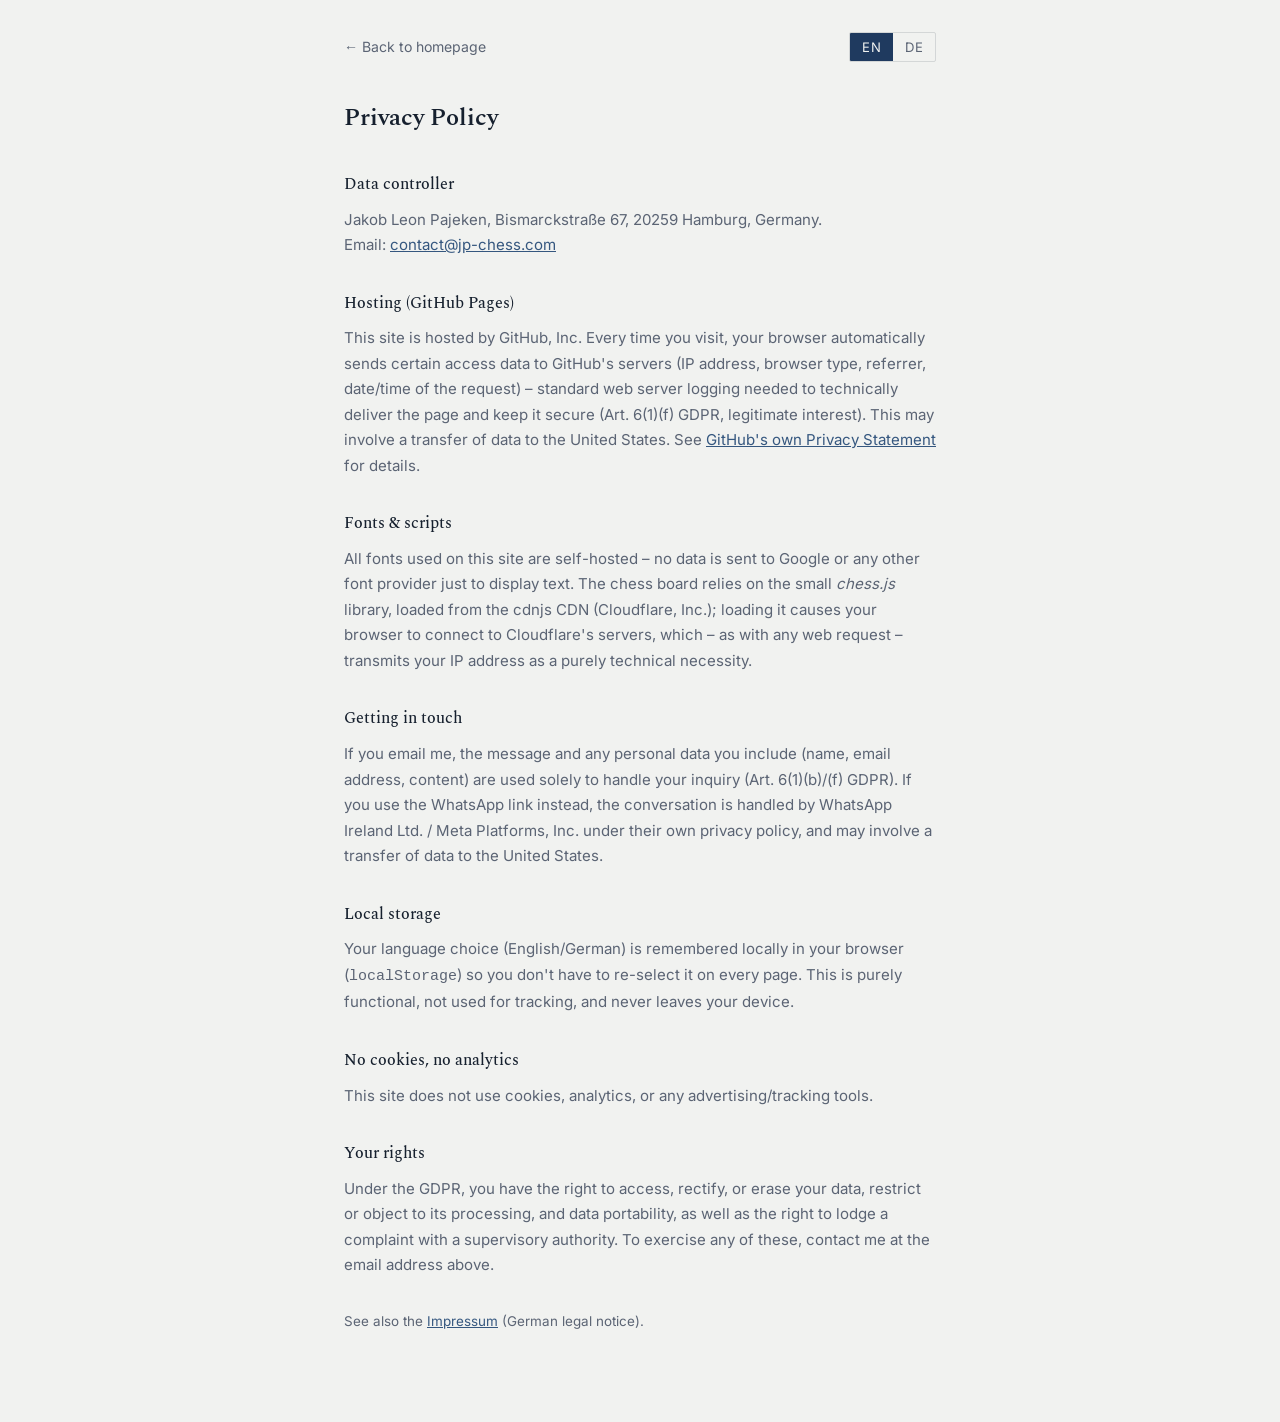
<file: datenschutz.html>
<!DOCTYPE html>
<!--
  PRIVACY POLICY / DATENSCHUTZERKLÄRUNG (Art. 13 DSGVO)
  ======================================================
  Bilingual (unlike impressum.html, which stays German-only on purpose) –
  this page explains data subjects' rights, so it should be understandable
  to English-speaking visitors too. Reuses the same EN/DE toggle pattern
  and 'jlp-lang' localStorage key as index.html/blog-post.html, so the
  language choice carries over between pages.
  Fonts/colors/favicon kept in sync with index.html.
-->
<html lang="en">
<head>
<meta charset="UTF-8">
<meta name="viewport" content="width=device-width, initial-scale=1.0">
<title>Privacy Policy – IM Jakob Leon Pajeken</title>
<link rel="icon" type="image/png" sizes="32x32" href="images/favicon-32.png">
<link rel="icon" type="image/png" sizes="16x16" href="images/favicon-16.png">
<link rel="apple-touch-icon" sizes="180x180" href="images/favicon-180.png">
<style>
  /* Fonts are self-hosted (fonts/*.woff2) instead of loaded live from
     Google's servers – see index.html for why. Kept in sync there. */
  @font-face{font-family:'Inter';font-style:normal;font-weight:400;font-display:swap;src:url('fonts/Inter-400-normal.woff2') format('woff2');}
  @font-face{font-family:'Inter';font-style:normal;font-weight:500;font-display:swap;src:url('fonts/Inter-400-normal.woff2') format('woff2');}
  @font-face{font-family:'Spectral';font-style:normal;font-weight:500;font-display:swap;src:url('fonts/Spectral-500-normal.woff2') format('woff2');}
  @font-face{font-family:'Spectral';font-style:normal;font-weight:600;font-display:swap;src:url('fonts/Spectral-600-normal.woff2') format('woff2');}

  :root{
    --ink:#f1f2f0;
    --ivory:#16202e;
    --ivory-dim:#5b6474;
    --gold:#1f3a5f;
    --gold-bright:#35577f;
    --line:rgba(22,32,46,0.13);
  }
  *{box-sizing:border-box;}
  body{margin:0;background:var(--ink);color:var(--ivory-dim);font-family:'Inter',sans-serif;font-size:15px;line-height:1.7;}
  .wrap{max-width:640px;margin:0 auto;padding:32px 24px 80px;}
  a{color:var(--gold-bright);}
  .topbar{display:flex;align-items:center;justify-content:space-between;margin-bottom:36px;}
  .back-link{color:var(--ivory-dim);text-decoration:none;font-size:0.88rem;}
  .back-link:hover{color:var(--gold-bright);}
  .langtoggle{display:flex;border:1px solid var(--line);border-radius:2px;overflow:hidden;flex-shrink:0;}
  .langtoggle button{background:none;border:none;color:var(--ivory-dim);font-family:'Inter',sans-serif;font-size:0.82rem;padding:6px 12px;cursor:pointer;letter-spacing:0.03em;}
  .langtoggle button.active{background:var(--gold);color:var(--ink);}
  h1{font-family:'Spectral',serif;font-weight:600;font-size:1.5rem;color:var(--ivory);margin:0 0 32px;}
  h2{font-family:'Spectral',serif;font-weight:500;font-size:1.02rem;color:var(--ivory);margin:32px 0 8px;}
  p{margin:0 0 10px;}
  ul{margin:0 0 10px;padding-left:20px;}
  li{margin-bottom:4px;}
  [lang-block]{display:none;}
  [lang-block].active{display:block;}
</style>
</head>
<body>
<div class="wrap">
  <div class="topbar">
    <a href="index.html" class="back-link" id="back-link">← Back to homepage</a>
    <div class="langtoggle">
      <button type="button" data-lang="en" class="active">EN</button>
      <button type="button" data-lang="de">DE</button>
    </div>
  </div>

  <div lang-block="en" class="active">
    <h1>Privacy Policy</h1>

    <h2>Data controller</h2>
    <p>Jakob Leon Pajeken, Bismarckstraße 67, 20259 Hamburg, Germany.<br>Email: <a href="mailto:contact@jp-chess.com">contact@jp-chess.com</a></p>

    <h2>Hosting (GitHub Pages)</h2>
    <p>This site is hosted by GitHub, Inc. Every time you visit, your browser automatically sends certain access data to GitHub's servers (IP address, browser type, referrer, date/time of the request) – standard web server logging needed to technically deliver the page and keep it secure (Art. 6(1)(f) GDPR, legitimate interest). This may involve a transfer of data to the United States. See <a href="https://docs.github.com/en/site-policy/privacy-policies/github-general-privacy-statement" target="_blank" rel="noopener">GitHub's own Privacy Statement</a> for details.</p>

    <h2>Fonts &amp; scripts</h2>
    <p>All fonts used on this site are self-hosted – no data is sent to Google or any other font provider just to display text. The chess board relies on the small <em>chess.js</em> library, loaded from the cdnjs CDN (Cloudflare, Inc.); loading it causes your browser to connect to Cloudflare's servers, which – as with any web request – transmits your IP address as a purely technical necessity.</p>

    <h2>Getting in touch</h2>
    <p>If you email me, the message and any personal data you include (name, email address, content) are used solely to handle your inquiry (Art. 6(1)(b)/(f) GDPR). If you use the WhatsApp link instead, the conversation is handled by WhatsApp Ireland Ltd. / Meta Platforms, Inc. under their own privacy policy, and may involve a transfer of data to the United States.</p>

    <h2>Local storage</h2>
    <p>Your language choice (English/German) is remembered locally in your browser (<code>localStorage</code>) so you don't have to re-select it on every page. This is purely functional, not used for tracking, and never leaves your device.</p>

    <h2>No cookies, no analytics</h2>
    <p>This site does not use cookies, analytics, or any advertising/tracking tools.</p>

    <h2>Your rights</h2>
    <p>Under the GDPR, you have the right to access, rectify, or erase your data, restrict or object to its processing, and data portability, as well as the right to lodge a complaint with a supervisory authority. To exercise any of these, contact me at the email address above.</p>

    <p style="margin-top:32px;font-size:0.84rem;">See also the <a href="impressum.html">Impressum</a> (German legal notice).</p>
  </div>

  <div lang-block="de">
    <h1>Datenschutzerklärung</h1>

    <h2>Verantwortlicher</h2>
    <p>Jakob Leon Pajeken, Bismarckstraße 67, 20259 Hamburg.<br>E-Mail: <a href="mailto:contact@jp-chess.com">contact@jp-chess.com</a></p>

    <h2>Hosting (GitHub Pages)</h2>
    <p>Diese Website wird von GitHub, Inc. gehostet. Bei jedem Aufruf sendet dein Browser automatisch bestimmte Zugriffsdaten an die Server von GitHub (IP-Adresse, Browsertyp, Referrer, Datum/Uhrzeit der Anfrage) – technisch notwendige Server-Log-Daten, um die Seite auszuliefern und abzusichern (Art. 6 Abs. 1 lit. f DSGVO, berechtigtes Interesse). Dabei kann es zu einer Datenübertragung in die USA kommen. Details siehe die <a href="https://docs.github.com/en/site-policy/privacy-policies/github-general-privacy-statement" target="_blank" rel="noopener">Datenschutzerklärung von GitHub</a>.</p>

    <h2>Schriftarten &amp; Skripte</h2>
    <p>Alle auf dieser Seite verwendeten Schriftarten werden selbst gehostet – es werden keine Daten an Google oder einen anderen Font-Anbieter übertragen, nur um Text darzustellen. Das Schachbrett nutzt die kleine Bibliothek <em>chess.js</em>, die über das CDN cdnjs (Cloudflare, Inc.) geladen wird; dabei verbindet sich dein Browser mit den Servern von Cloudflare, wodurch – wie bei jeder Webanfrage – deine IP-Adresse aus rein technischen Gründen übertragen wird.</p>

    <h2>Kontaktaufnahme</h2>
    <p>Schreibst du mir eine E-Mail, werden die Nachricht sowie darin enthaltene personenbezogene Daten (Name, E-Mail-Adresse, Inhalt) ausschließlich zur Bearbeitung deiner Anfrage verwendet (Art. 6 Abs. 1 lit. b/f DSGVO). Nutzt du stattdessen den WhatsApp-Link, wird die Kommunikation von WhatsApp Ireland Ltd. / Meta Platforms, Inc. nach deren eigener Datenschutzerklärung verarbeitet, wobei es zu einer Datenübertragung in die USA kommen kann.</p>

    <h2>Lokale Speicherung</h2>
    <p>Deine Sprachwahl (Deutsch/Englisch) wird lokal in deinem Browser gespeichert (<code>localStorage</code>), damit du sie nicht auf jeder Seite neu auswählen musst. Das ist rein technisch, dient keinem Tracking und verlässt dein Gerät nie.</p>

    <h2>Keine Cookies, kein Tracking</h2>
    <p>Diese Website verwendet keine Cookies, keine Analyse-Tools und keine Werbe- oder Tracking-Dienste.</p>

    <h2>Deine Rechte</h2>
    <p>Nach der DSGVO hast du das Recht auf Auskunft, Berichtigung, Löschung, Einschränkung der Verarbeitung, Widerspruch sowie Datenübertragbarkeit, außerdem ein Beschwerderecht bei einer Aufsichtsbehörde. Zur Ausübung dieser Rechte genügt eine E-Mail an die oben genannte Adresse.</p>

    <p style="margin-top:32px;font-size:0.84rem;">Siehe auch das <a href="impressum.html">Impressum</a>.</p>
  </div>
</div>

<script>
function applyLang(lang){
  document.querySelectorAll('[lang-block]').forEach(function(el){
    el.classList.toggle('active', el.getAttribute('lang-block') === lang);
  });
  document.querySelectorAll('.langtoggle button').forEach(function(btn){
    btn.classList.toggle('active', btn.getAttribute('data-lang') === lang);
  });
  document.documentElement.lang = lang;
  var backLink = document.getElementById('back-link');
  backLink.textContent = lang === 'de' ? '← Zurück zur Startseite' : '← Back to homepage';
  backLink.setAttribute('href', 'index.html?lang=' + lang);
  try{ localStorage.setItem('jlp-lang', lang); }catch(e){}
}
document.querySelectorAll('.langtoggle button').forEach(function(btn){
  btn.addEventListener('click', function(){ applyLang(btn.getAttribute('data-lang')); });
});
(function(){
  var urlLang = null;
  try{ urlLang = new URLSearchParams(location.search).get('lang'); }catch(e){}
  if(urlLang === 'de' || urlLang === 'en'){ applyLang(urlLang); return; }
  var saved = null;
  try{ saved = localStorage.getItem('jlp-lang'); }catch(e){}
  if(saved === 'de') applyLang('de');
})();
</script>
</body>
</html>
</file>
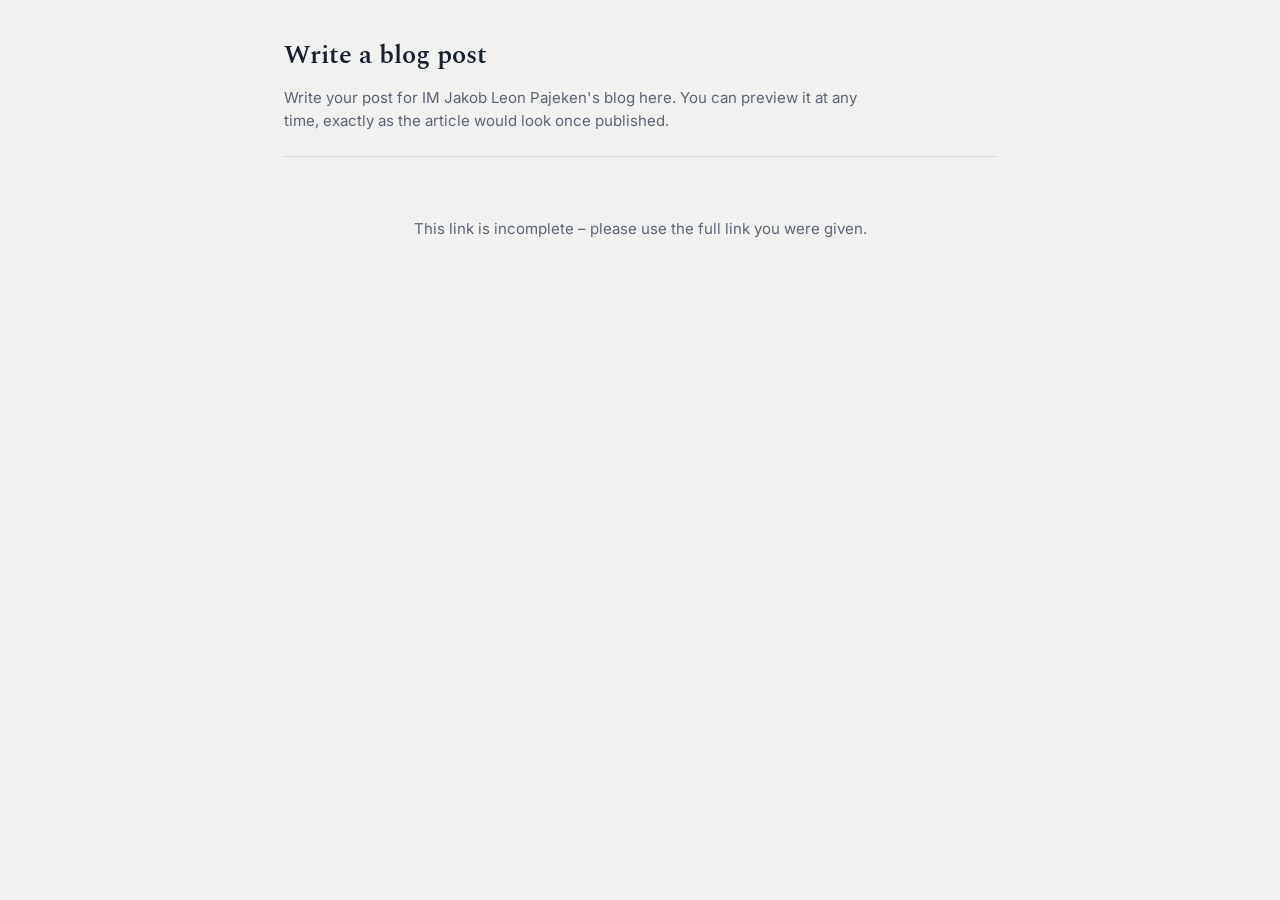
<file: guest-editor.html>
<!DOCTYPE html>
<!--
  GAST-EDITOR
  ===========
  Für Leute, die einen Blogbeitrag für die Seite schreiben sollen, aber
  keinen GitHub-Zugang bekommen sollen. Anders als editor.html braucht
  diese Seite KEINEN GitHub-Token – sie schickt den Entwurf stattdessen an
  einen Cloudflare Worker (scripts/guest-submit-worker.js), der den
  eigentlichen, geschützten Zugriff auf das Repository hält. Jeder
  Entwurf landet als "Entwurf" (status: draft) in blog.json – öffentlich
  unsichtbar, bis Jakob ihn im normalen editor.html prüft, bei Bedarf
  anpasst und selbst veröffentlicht.

  Zugang: nur wer den Link mit dem richtigen ?key=... öffnet, kann
  überhaupt etwas einreichen (siehe guest-submit-worker.js).

  Soll so nah wie möglich an editor.html sein – gleiche Formatierung
  (fett/kursiv/unterstrichen/Größe/blau), gleiche Bild-/Link-/Partien-
  Werkzeuge. Beide Sprachen (EN/DE) sind möglich, aber anders als in
  editor.html nicht als zwei Spalten nebeneinander, sondern über den
  Sprach-Umschalter oben: beide Versionen leben im Speicher
  (bilingualDraft, siehe unten), der Umschalter zeigt/speichert immer
  nur eine auf einmal – einfacher für jemanden, der vielleicht nur eine
  Sprache schreiben will, aber genauso vollständig zweisprachig, wenn
  gewünscht. Die Oberfläche selbst spricht ebenfalls die gerade gewählte
  Sprache (siehe UI_STRINGS/applyLanguage() unten).

  Ein Entwurf, den Jakob per "Für Gast-Editor freigeben" (guestEditable)
  geteilt hat, wird NICHT direkt in seinen echten Text geschrieben –
  Gast-Speicherungen landen dort in entry.guestVersion, einer separaten
  Kopie, die Jakob in editor.html ansehen und übernehmen kann, ohne dass
  sein eigener Stand je überschrieben wird (siehe guest-submit-worker.js).

  Absichtlich NICHT enthalten: die "✨ KI-Hilfe" aus editor.html – die
  hängt an Jakobs eigenem, persönlichem Gemini-API-Schlüssel (lokal in
  editor.html hinterlegt). Den Gästen zugänglich zu machen würde
  entweder seinen privaten Schlüssel offenlegen oder einen weiteren
  Worker mit eigenem Kosten-/Ratenlimit erfordern – bewusst nicht gebaut,
  bis das ausdrücklich gewünscht wird.
-->
<html lang="en">
<head>
<meta charset="UTF-8">
<meta name="viewport" content="width=device-width, initial-scale=1.0">
<title>Write a blog post – IM Jakob Leon Pajeken</title>
<link rel="icon" type="image/png" sizes="32x32" href="images/favicon-32.png">
<link rel="icon" type="image/png" sizes="16x16" href="images/favicon-16.png">
<link rel="apple-touch-icon" sizes="180x180" href="images/favicon-180.png">
<style>
  @font-face{font-family:'Inter';font-style:normal;font-weight:400;font-display:swap;src:url('fonts/Inter-400-normal.woff2') format('woff2');}
  @font-face{font-family:'Inter';font-style:normal;font-weight:500;font-display:swap;src:url('fonts/Inter-400-normal.woff2') format('woff2');}
  @font-face{font-family:'Spectral';font-style:normal;font-weight:500;font-display:swap;src:url('fonts/Spectral-500-normal.woff2') format('woff2');}
  @font-face{font-family:'Spectral';font-style:normal;font-weight:600;font-display:swap;src:url('fonts/Spectral-600-normal.woff2') format('woff2');}
  :root{
    --ink:#f1f2f0; --surface:#ffffff; --surface-raised:#ffffff;
    --ivory:#16202e; --ivory-dim:#5b6474; --gold:#1f3a5f; --gold-bright:#35577f;
    --line:rgba(22,32,46,0.13); --ok:#4a7548; --err:#b04e2e;
  }
  *{box-sizing:border-box;}
  body{margin:0;background:var(--ink);color:var(--ivory);font-family:'Inter',sans-serif;font-size:15px;line-height:1.55;-webkit-font-smoothing:antialiased;}
  h1,h2,h3{font-family:'Spectral',serif;font-weight:600;margin:0;color:var(--ivory);}
  .wrap{max-width:760px;margin:0 auto;padding:0 24px 80px;}
  header{padding:36px 0 24px;border-bottom:1px solid var(--line);}
  header h1{font-size:1.6rem;}
  header p{color:var(--ivory-dim);margin:10px 0 0;max-width:64ch;}
  .notice{margin:20px 0;padding:16px 18px;background:var(--surface);border:1px solid var(--line);border-left:3px solid var(--gold);font-size:0.9rem;color:var(--ivory-dim);}
  .notice strong{color:var(--ivory);}
  .notice.err{border-left-color:var(--err);color:var(--err);}
  .field{display:flex;flex-direction:column;gap:6px;margin-bottom:16px;}
  .field label{font-size:0.82rem;color:var(--ivory-dim);}
  .field .hint{font-size:0.76rem;color:var(--ivory-dim);opacity:0.8;}
  .field input[type="text"],.field textarea,.field select{
    background:var(--surface);border:1px solid var(--line);color:var(--ivory);
    font-family:'Inter',sans-serif;font-size:0.94rem;padding:10px 12px;resize:vertical;
  }
  .field textarea{min-height:70px;}
  .field textarea.tall{min-height:220px;}
  .form-row{display:grid;grid-template-columns:1fr 1fr;gap:14px;}
  @media (max-width:600px){.form-row{grid-template-columns:1fr;}}
  .toolbar{display:flex;gap:6px;margin-bottom:6px;}
  .toolbar button{
    background:none;border:1px solid var(--line);color:var(--ivory-dim);
    padding:6px 12px;font-size:0.82rem;cursor:pointer;font-family:'Inter',sans-serif;
  }
  .toolbar button:hover{color:var(--gold-bright);border-color:var(--gold);}
  .toolbar{flex-wrap:wrap;}
  .cover-row{display:flex;gap:14px;align-items:flex-start;flex-wrap:wrap;}
  .cover-preview{width:160px;height:106px;flex:none;background:var(--surface);border:1px solid var(--line);display:flex;align-items:center;justify-content:center;color:var(--ivory-dim);font-size:0.76rem;text-align:center;overflow:hidden;}
  .cover-preview img{width:100%;height:100%;object-fit:cover;display:block;}
  .cover-fields{display:flex;flex-direction:column;gap:8px;flex:1;min-width:200px;}
  .item-list{display:flex;flex-direction:column;gap:8px;margin-bottom:8px;}
  .empty-note{font-size:0.86rem;color:var(--ivory-dim);opacity:0.8;padding:6px 0;}
  .item-row{display:flex;align-items:flex-start;justify-content:space-between;gap:12px;padding:10px 12px;background:var(--surface);border:1px solid var(--line);flex-wrap:wrap;}
  .item-info{display:flex;gap:10px;align-items:flex-start;}
  .item-title{font-size:0.9rem;color:var(--ivory);}
  .item-sub{font-size:0.78rem;color:var(--ivory-dim);margin-top:2px;}
  .item-actions{display:flex;gap:6px;flex-wrap:wrap;}
  .entry-form{border:1px solid var(--line);background:var(--surface);padding:16px;margin-top:10px;display:flex;flex-direction:column;gap:4px;}
  .entry-form h3{font-size:1.05rem;margin-bottom:6px;}
  .mono{font-family:'SFMono-Regular',Consolas,'Liberation Mono',Menlo,monospace;font-size:0.82rem;}
  .btn.small{padding:6px 12px;font-size:0.82rem;}
  .btn.danger{border-color:var(--err);color:var(--err);}
  .btn.danger:hover{background:rgba(176,78,46,0.12);}
  .btn{
    display:inline-flex;align-items:center;gap:6px;padding:11px 20px;font-size:0.92rem;
    border:1px solid var(--gold);color:var(--ivory);background:none;cursor:pointer;
    font-family:'Inter',sans-serif;transition:background .15s,color .15s;border-radius:2px;
  }
  .btn:hover{background:rgba(31,58,95,0.14);}
  .btn.solid{background:var(--gold);color:var(--ink);border-color:var(--gold);}
  .btn.solid:hover{background:var(--gold-bright);border-color:var(--gold-bright);}
  .btn:disabled{opacity:0.45;cursor:not-allowed;}
  .form-actions{display:flex;align-items:center;gap:14px;margin-top:10px;flex-wrap:wrap;}
  .status-msg{font-size:0.88rem;color:var(--ivory-dim);}
  .status-msg.err{color:var(--err);}
  .status-msg.ok{color:var(--ok);}
  #gate{padding:60px 0;text-align:center;color:var(--ivory-dim);}
  #app[hidden],#gate[hidden]{display:none;}
</style>
</head>
<body>

<div class="wrap">
  <header>
    <h1 data-i18n="h1">Write a blog post</h1>
    <p data-i18n="intro">Write your post for IM Jakob Leon Pajeken's blog here. You can preview it at any time, exactly as the article would look once published.</p>
  </header>

  <div id="gate" data-i18n="gateChecking">Checking access …</div>

  <!-- shown only for a guest-editor.html?slug=... link (a post Jakob
       flagged guestEditable and shared out): while its status is
       loading/locked/failed the form itself stays hidden, so nobody can
       start typing into a draft someone else already has open -->
  <div id="shared-status" class="notice" hidden></div>

  <div id="app" hidden>
    <!-- shown only when a slug saved earlier in THIS browser (localStorage,
         see DRAFT_KEY below) still exists as one of this guest's own
         drafts in blog.json – lets them pick back up after closing the
         tab instead of starting over, or accidentally forking a second
         copy of the same post -->
    <div class="notice" id="resume-banner" hidden>
      <span id="resume-banner-text"></span>
      <div class="form-actions" style="margin-top:10px;">
        <button type="button" class="btn solid" id="resume-continue-btn" data-i18n="resumeContinueBtn">Continue this draft</button>
        <button type="button" class="btn" id="resume-discard-btn" data-i18n="resumeDiscardBtn">Start a new one instead</button>
      </div>
    </div>

    <div class="notice" data-i18n-html="noticeHtml">
      <strong>What happens next:</strong> Your text is saved, but <strong>not publicly visible</strong>. Jakob sees your draft in his own editor, can adjust it, and decides whether and when it gets published. You can come back and continue this draft later, but only <strong>on this same device and browser</strong> – it isn't saved to any account.
    </div>

    <!-- shown only when loaded via ?slug=... (a post Jakob shared for
         collaborative editing) – saving here never touches his own text,
         see loadSharedDraft() -->
    <div class="notice" id="shared-alt-notice" hidden data-i18n-html="sharedAltNoticeHtml">
      <strong>This is a shared draft.</strong> Your changes are saved as a separate <strong>alternative version</strong> – Jakob's own text is never overwritten. He'll see your version alongside his and can adopt it whenever he likes.
    </div>

    <div class="form-row">
      <div class="field">
        <label data-i18n="nameLabel">Your name</label>
        <input type="text" id="g-name" data-i18n-ph="namePh" placeholder="Shown as the author (Jakob can change this)">
      </div>
      <div class="field">
        <label data-i18n="contactLabel">Contact (optional)</label>
        <input type="text" id="g-contact" data-i18n-ph="contactPh" placeholder="Email, for follow-up questions – not publicly visible">
      </div>
    </div>

    <div class="field">
      <label data-i18n="langLabel">Language you're writing in</label>
      <span class="hint" data-i18n="langHint">Switch anytime to write the other language too – both are saved. Leave one empty and Jakob can add it later.</span>
      <select id="g-lang">
        <option value="en" selected data-i18n="langOptEn">English</option>
        <option value="de" data-i18n="langOptDe">German</option>
      </select>
      <span class="hint" id="g-lang-status"></span>
    </div>

    <div class="field">
      <label data-i18n="titleLabel">Title</label>
      <input type="text" id="g-title" data-i18n-ph="titlePh" placeholder="e.g. How I won my first tournament game">
    </div>

    <div class="field">
      <label data-i18n="categoryLabel">Category</label>
      <input type="text" id="g-category" list="g-category-options" data-i18n-ph="categoryPh" placeholder="e.g. Tournament report">
      <datalist id="g-category-options"></datalist>
    </div>

    <div class="field">
      <label data-i18n="coverLabel">Cover photo (optional)</label>
      <span class="hint" data-i18n="coverHint">Shown at the top of the post. JPG, PNG, WebP or GIF, max 4 MB.</span>
      <div class="cover-row">
        <div class="cover-preview" id="g-cover-preview" data-i18n="coverNone">No cover photo</div>
        <div class="cover-fields">
          <input type="file" id="g-cover-file" accept="image/*">
          <input type="text" id="g-cover-caption" data-i18n-ph="coverCaptionPh" placeholder="Caption shown under the photo (optional)">
          <input type="text" id="g-cover-credit" data-i18n-ph="coverCreditPh" placeholder="Photographer / source (optional)">
        </div>
      </div>
    </div>

    <div class="field">
      <label data-i18n="excerptLabel">Excerpt</label>
      <span class="hint" data-i18n="excerptHint">One or two sentences – shown as the teaser on the blog overview.</span>
      <textarea id="g-excerpt"></textarea>
    </div>

    <div class="field">
      <label data-i18n="leadLabel">Lead</label>
      <span class="hint" data-i18n="leadHint">Shown a little larger at the start of the article.</span>
      <textarea id="g-lead"></textarea>
    </div>

    <div class="field">
      <label data-i18n="bodyLabel">Body</label>
      <span class="hint" data-i18n="bodyHint">One paragraph per block of text (separated by a blank line). Use the buttons below to format text or insert an image, a link, or a game at the cursor position.</span>
      <div class="toolbar">
        <button type="button" id="g-bold-btn" data-i18n-title="titleBold"><b data-i18n="letterBold">B</b></button>
        <button type="button" id="g-italic-btn" data-i18n-title="titleItalic"><i data-i18n="letterItalic">I</i></button>
        <button type="button" id="g-underline-btn" data-i18n-title="titleUnderline"><u data-i18n="letterUnderline">U</u></button>
        <button type="button" id="g-size-btn" data-i18n-title="titleSize" data-i18n="sizeBtn">🔠 Size</button>
        <button type="button" id="g-color-btn" data-i18n-title="titleColor" style="color:#1e3a8a;font-weight:700;">F</button>
        <button type="button" id="g-insert-image-btn" data-i18n="insertImageBtn">🖼 Insert image</button>
        <button type="button" id="g-insert-link-btn" data-i18n="insertLinkBtn">🔗 Insert link</button>
        <input type="file" id="g-body-image-file" accept="image/*" hidden>
      </div>
      <textarea id="g-body" class="tall" data-i18n-ph="bodyPh" placeholder="First paragraph.

Second paragraph."></textarea>
    </div>

    <div class="field">
      <label data-i18n="gamesLabel">Games in this post (optional)</label>
      <span class="hint" data-i18n="gamesHint">Add a game below, then click "Insert into text" to place it wherever you like in the body above. Select several and click "Insert selection as one board" to show them together with a picker, like on the site's career page. You'll see the real interactive board once you click "Save &amp; preview".</span>
      <div class="item-list" id="g-games-list"></div>
      <div class="toolbar">
        <button type="button" id="g-games-add-btn" data-i18n="addGameBtn">+ Add game</button>
        <button type="button" id="g-games-insert-group-btn" data-i18n="insertGroupBtn">🎯 Insert selection as one board</button>
      </div>
      <div id="g-games-form-slot"></div>
    </div>

    <div class="field">
      <label data-i18n="quoteLabel">Quote (optional)</label>
      <span class="hint" data-i18n="quoteHint">Shown as a highlighted quote within the article.</span>
      <textarea id="g-quote"></textarea>
    </div>

    <div class="form-actions">
      <button type="button" class="btn" id="g-save-btn" data-i18n="saveBtn">💾 Save</button>
      <button type="button" class="btn solid" id="g-preview-btn" data-i18n="previewBtn">👁 Save &amp; preview</button>
      <span class="status-msg" id="g-status"></span>
    </div>
  </div>
</div>

<script>
/* Set this once the Worker (scripts/guest-submit-worker.js) is deployed –
   see that file's own header comment for the setup steps. Left blank
   deliberately until then, so this page fails clearly instead of
   silently, if someone opens it before setup is finished. */
var GUEST_WORKER_URL = 'https://woka.jakobpajeken.workers.dev';

/* ============================================================
   UI language – this is the page's OWN interface language (labels,
   buttons, hints, status messages), independent of GitHub Pages'
   site-wide EN/DE toggle. It follows the "Language of this draft"
   selector directly: whatever a guest picks there is also what the
   editor itself speaks, so someone writing a German post isn't stuck
   reading English button labels (and vice versa). Every user-facing
   string in this file goes through t('key') / UI_STRINGS so nothing is
   hard-coded in one language only. ============================== */
var UI_STRINGS = {
  en: {
    docTitle: 'Write a blog post – IM Jakob Leon Pajeken',
    gateChecking: 'Checking access …',
    gateIncomplete: 'This link is incomplete – please use the full link you were given.',
    resumeFoundText: 'We found a draft you started earlier on this device: "{title}".',
    resumeContinueBtn: 'Continue this draft',
    resumeDiscardBtn: 'Start a new one instead',
    resumeLoaded: 'Draft loaded – pick up right where you left off.',
    sharedLoading: 'Opening this shared draft …',
    sharedLoadFailed: 'Could not open this draft. Please check the link, or ask Jakob for a new one.',
    sharedLockedText: 'This article is currently being edited by {name} – please try again in a few minutes.',
    sharedLockedUnknown: 'someone else',
    sharedLoaded: 'Draft loaded – you\'re now editing it together with Jakob.',
    h1: 'Write a blog post',
    intro: 'Write your post for IM Jakob Leon Pajeken’s blog here. You can preview it at any time, exactly as the article would look once published.',
    noticeHtml: '<strong>What happens next:</strong> Your text is saved, but <strong>not publicly visible</strong>. Jakob sees your draft in his own editor, can adjust it, and decides whether and when it gets published. You can come back and continue this draft later, but only <strong>on this same device and browser</strong> – it isn\'t saved to any account.',
    sharedAltNoticeHtml: '<strong>This is a shared draft.</strong> Your changes are saved as a separate <strong>alternative version</strong> – Jakob\'s own text is never overwritten. He\'ll see your version alongside his and can adopt it whenever he likes.',
    nameLabel: 'Your name',
    namePh: 'Shown as the author (Jakob can change this)',
    contactLabel: 'Contact (optional)',
    contactPh: 'Email, for follow-up questions – not publicly visible',
    langLabel: 'Language you\'re writing in',
    langHint: 'Switch anytime to write the other language too – both are saved. Leave one empty and Jakob can add it later.',
    langOptEn: 'English',
    langOptDe: 'German',
    langStatus: 'English: {en} · German: {de}',
    langStatusFilled: 'written',
    langStatusEmpty: 'empty',
    titleLabel: 'Title',
    titlePh: 'e.g. How I won my first tournament game',
    categoryLabel: 'Category',
    categoryPh: 'e.g. Tournament report',
    coverLabel: 'Cover photo (optional)',
    coverHint: 'Shown at the top of the post. JPG, PNG, WebP or GIF, max 4 MB.',
    coverNone: 'No cover photo',
    coverCaptionPh: 'Caption shown under the photo (optional)',
    coverCreditPh: 'Photographer / source (optional)',
    excerptLabel: 'Excerpt',
    excerptHint: 'One or two sentences – shown as the teaser on the blog overview.',
    leadLabel: 'Lead',
    leadHint: 'Shown a little larger at the start of the article.',
    bodyLabel: 'Body',
    bodyHint: 'One paragraph per block of text (separated by a blank line). Use the buttons below to format text or insert an image, a link, or a game at the cursor position.',
    bodyPh: 'First paragraph.\n\nSecond paragraph.',
    titleBold: 'Bold', letterBold: 'B',
    titleItalic: 'Italic', letterItalic: 'I',
    titleUnderline: 'Underline', letterUnderline: 'U',
    titleSize: 'Font size', sizeBtn: '🔠 Size',
    titleColor: 'Blue',
    insertImageBtn: '🖼 Insert image',
    insertLinkBtn: '🔗 Insert link',
    gamesLabel: 'Games in this post (optional)',
    gamesHint: 'Add a game below, then click “Insert into text” to place it wherever you like in the body above. Select several and click “Insert selection as one board” to show them together with a picker, like on the site’s career page. You’ll see the real interactive board once you click “Save &amp; preview”.',
    gamesEmptyNote: 'No games added yet.',
    addGameBtn: '+ Add game',
    insertGroupBtn: '🎯 Insert selection as one board',
    gameFormAddTitle: 'Add game',
    gameFormEditTitle: 'Edit game',
    gameTitleLabel: 'Title',
    gameTitlePh: 'e.g. My first tournament win',
    gameMetaLabel: 'Short description (optional)',
    gameMetaPh: 'e.g. Club Championship · Round 3',
    gameFenLabel: 'Starting position (FEN, optional)',
    gameFenHint: 'Leave empty for the normal starting position. Filled in, the game/fragment starts there instead – e.g. for a game excerpt, or a plain diagram (then just leave the move text below empty too).',
    gameFenPh: 'e.g. r1bqkb1r/pppp1ppp/2n2n2/4p3/2B1P3/5N2/PPPP1PPP/RNBQK2R b KQkq - 4 4',
    gamePgnLabel: 'PGN',
    gamePgnHint: 'Full game text incl. [White "…"] [Black "…"] etc. – copy it from your chess app or tournament site.',
    gameSaveBtnAdd: 'Add to post',
    gameSaveBtnEdit: 'Save changes',
    gameCancelBtn: 'Cancel',
    gameInsertBtn: 'Insert into text',
    gameEditBtn: 'Edit',
    gameDeleteBtn: 'Delete',
    gameSelectTitle: 'Select for a shared board',
    gameUntitled: '(untitled)',
    gameUntitledDefault: 'Untitled game',
    quoteLabel: 'Quote (optional)',
    quoteHint: 'Shown as a highlighted quote within the article.',
    saveBtn: '💾 Save',
    previewBtn: '👁 Save & preview',
    statusSaving: 'Saving …',
    statusSavedPreview: 'Saved ✓ – preview opens in a new tab.',
    statusSavedPlain: 'Saved ✓',
    statusNeedTitle: 'Please enter a title.',
    statusNeedBody: 'Please enter some body text.',
    statusNeedContent: 'Please fill in a title and body text for at least one language.',
    statusConnFailed: 'Connection failed. Please wait a moment and try again.',
    statusNoWorker: 'This page isn’t fully set up yet (missing Worker URL). Please let Jakob know.',
    statusSaveFailedGeneric: 'Saving failed (status {status}).',
    statusLinkBadUrl: 'The URL must start with http:// or https://.',
    statusLinkInserted: 'Link inserted ✓',
    statusCoverTooLarge: 'Cover photo is too large (max 4 MB).',
    statusImageTooLarge: 'Image is too large (max 4 MB).',
    statusImageReadFail: 'Could not read the image file.',
    statusCoverReadFail: 'Could not read the cover photo file.',
    statusImageAdded: 'Image added – it will be uploaded when you save.',
    statusGameInserted: 'Game inserted into text ✓',
    statusGameRemoved: 'Game removed. Please also delete any [game:…] marker for it from the text above.',
    statusNeedPgn: 'Please paste a PGN.',
    statusGameAdded: 'Game added ✓ (saved together with the post)',
    statusNeedTwoGames: 'Please tick at least two games first.',
    statusGroupInserted: '{n} games inserted as one board ✓',
    confirmRemoveGame: 'Remove this game from the post?',
    promptLinkUrl: 'Target URL (starting with https://):',
    promptLinkText: 'Link text:',
    promptImageCaption: 'Image caption (optional, can stay empty):',
    promptImageCredit: 'Photographer / source (optional, can stay empty) – shown as a small note under the image:',
    promptSizePx: 'Font size in pixels (normal body text is about 16):',
    statusSizeInvalid: 'Please enter a number between 8 and 96.',
    wrapBold: 'bold', wrapItalic: 'italic', wrapUnderline: 'underlined',
    wrapSize: 'larger text', wrapColor: 'blue text'
  },
  de: {
    docTitle: 'Blogbeitrag schreiben – IM Jakob Leon Pajeken',
    gateChecking: 'Zugriff wird geprüft …',
    gateIncomplete: 'Dieser Link ist unvollständig – bitte nutze den vollständigen Link, den du erhalten hast.',
    resumeFoundText: 'Wir haben einen Entwurf gefunden, den du auf diesem Gerät schon begonnen hast: „{title}".',
    resumeContinueBtn: 'Diesen Entwurf weiter bearbeiten',
    resumeDiscardBtn: 'Stattdessen neu anfangen',
    resumeLoaded: 'Entwurf geladen – mach genau da weiter, wo du aufgehört hast.',
    sharedLoading: 'Dieser geteilte Entwurf wird geöffnet …',
    sharedLoadFailed: 'Dieser Entwurf konnte nicht geöffnet werden. Bitte den Link prüfen oder Jakob um einen neuen bitten.',
    sharedLockedText: 'Dieser Artikel wird gerade von {name} bearbeitet – bitte in ein paar Minuten erneut versuchen.',
    sharedLockedUnknown: 'jemand anderem',
    sharedLoaded: 'Entwurf geladen – du bearbeitest ihn jetzt gemeinsam mit Jakob.',
    h1: 'Blogbeitrag schreiben',
    intro: 'Schreibe hier deinen Beitrag für den Blog von IM Jakob Leon Pajeken. Du kannst ihn jederzeit als Vorschau ansehen, genau so, wie der Artikel später veröffentlicht aussehen würde.',
    noticeHtml: '<strong>Was als Nächstes passiert:</strong> Dein Text wird gespeichert, ist aber <strong>nicht öffentlich sichtbar</strong>. Jakob sieht deinen Entwurf in seinem eigenen Editor, kann ihn anpassen und entscheidet, ob und wann er veröffentlicht wird. Du kannst später hier weiterschreiben, aber nur <strong>auf diesem selben Gerät und Browser</strong> – der Entwurf ist an kein Konto gebunden.',
    sharedAltNoticeHtml: '<strong>Das ist ein geteilter Entwurf.</strong> Deine Änderungen werden als eigene <strong>alternative Version</strong> gespeichert – Jakobs eigener Text wird nie überschrieben. Er sieht deine Version neben seiner und kann sie übernehmen, wann er möchte.',
    nameLabel: 'Dein Name',
    namePh: 'Wird als Autor angezeigt (Jakob kann das ändern)',
    contactLabel: 'Kontakt (optional)',
    contactPh: 'E-Mail, für Rückfragen – nicht öffentlich sichtbar',
    langLabel: 'Sprache, in der du gerade schreibst',
    langHint: 'Wechsle jederzeit, um auch die andere Sprache zu schreiben – beide werden gespeichert. Eine Sprache leer lassen geht auch, Jakob kann sie später ergänzen.',
    langOptEn: 'Englisch',
    langOptDe: 'Deutsch',
    langStatus: 'Englisch: {en} · Deutsch: {de}',
    langStatusFilled: 'geschrieben',
    langStatusEmpty: 'leer',
    titleLabel: 'Titel',
    titlePh: 'z. B. Wie ich meine erste Turnierpartie gewonnen habe',
    categoryLabel: 'Kategorie',
    categoryPh: 'z. B. Turnierbericht',
    coverLabel: 'Titelfoto (optional)',
    coverHint: 'Wird oben im Beitrag angezeigt. JPG, PNG, WebP oder GIF, max. 4 MB.',
    coverNone: 'Kein Titelfoto',
    coverCaptionPh: 'Bildunterschrift, wird unter dem Foto angezeigt (optional)',
    coverCreditPh: 'Fotograf / Quelle (optional)',
    excerptLabel: 'Vorschautext',
    excerptHint: 'Ein bis zwei Sätze – wird als Teaser in der Blog-Übersicht angezeigt.',
    leadLabel: 'Einleitungssatz',
    leadHint: 'Wird etwas größer am Anfang des Artikels angezeigt.',
    bodyLabel: 'Text',
    bodyHint: 'Ein Absatz pro Textblock (durch eine Leerzeile getrennt). Mit den Knöpfen unten kannst du Text formatieren oder an der Cursor-Position ein Bild, einen Link oder eine Partie einfügen.',
    bodyPh: 'Erster Absatz.\n\nZweiter Absatz.',
    titleBold: 'Fett', letterBold: 'F',
    titleItalic: 'Kursiv', letterItalic: 'K',
    titleUnderline: 'Unterstrichen', letterUnderline: 'U',
    titleSize: 'Schriftgröße', sizeBtn: '🔠 Größe',
    titleColor: 'Blau',
    insertImageBtn: '🖼 Bild einfügen',
    insertLinkBtn: '🔗 Link einfügen',
    gamesLabel: 'Partien in diesem Beitrag (optional)',
    gamesHint: 'Füge unten eine Partie hinzu, dann mit „In Text einfügen“ an der gewünschten Stelle im Text oben platzieren. Mehrere Partien ankreuzen und „Auswahl als ein Brett einfügen“ klicken, um sie wie auf der Karriere-Seite in einem gemeinsamen Brett mit Auswahlmenü darzustellen. Das echte interaktive Brett siehst du, sobald du auf „Speichern &amp; Vorschau“ klickst.',
    gamesEmptyNote: 'Noch keine Partien hinzugefügt.',
    addGameBtn: '+ Partie hinzufügen',
    insertGroupBtn: '🎯 Auswahl als ein Brett einfügen',
    gameFormAddTitle: 'Neue Partie',
    gameFormEditTitle: 'Partie bearbeiten',
    gameTitleLabel: 'Titel',
    gameTitlePh: 'z. B. Mein erster Turniersieg',
    gameMetaLabel: 'Kurzbeschreibung (optional)',
    gameMetaPh: 'z. B. Vereinsmeisterschaft · Runde 3',
    gameFenLabel: 'Startposition (FEN, optional)',
    gameFenHint: 'Leer lassen für die normale Grundstellung. Ausgefüllt startet die Partie/das Fragment dort – z. B. für einen Partieausschnitt oder ein reines Diagramm (dann unten einfach auch keinen Zugtext eintragen).',
    gameFenPh: 'z. B. r1bqkb1r/pppp1ppp/2n2n2/4p3/2B1P3/5N2/PPPP1PPP/RNBQK2R b KQkq - 4 4',
    gamePgnLabel: 'PGN',
    gamePgnHint: 'Kompletter Partietext inkl. [White "…"] [Black "…"] usw. – aus deiner Schach-App oder Turnierseite kopieren.',
    gameSaveBtnAdd: 'Übernehmen',
    gameSaveBtnEdit: 'Änderungen speichern',
    gameCancelBtn: 'Abbrechen',
    gameInsertBtn: 'In Text einfügen',
    gameEditBtn: 'Bearbeiten',
    gameDeleteBtn: 'Löschen',
    gameSelectTitle: 'Für gemeinsames Brett auswählen',
    gameUntitled: '(ohne Titel)',
    gameUntitledDefault: 'Unbenannte Partie',
    quoteLabel: 'Zitat (optional)',
    quoteHint: 'Wird als hervorgehobenes Zitat im Artikel angezeigt.',
    saveBtn: '💾 Speichern',
    previewBtn: '👁 Speichern & Vorschau',
    statusSaving: 'Wird gespeichert …',
    statusSavedPreview: 'Gespeichert ✓ – Vorschau öffnet sich in einem neuen Tab.',
    statusSavedPlain: 'Gespeichert ✓',
    statusNeedTitle: 'Bitte einen Titel eingeben.',
    statusNeedBody: 'Bitte einen Text eingeben.',
    statusNeedContent: 'Bitte für mindestens eine Sprache Titel und Text ausfüllen.',
    statusConnFailed: 'Verbindung fehlgeschlagen. Bitte kurz warten und erneut versuchen.',
    statusNoWorker: 'Diese Seite ist noch nicht vollständig eingerichtet (Worker-URL fehlt). Bitte Jakob Bescheid geben.',
    statusSaveFailedGeneric: 'Speichern fehlgeschlagen (Status {status}).',
    statusLinkBadUrl: 'Die URL muss mit http:// oder https:// beginnen.',
    statusLinkInserted: 'Link eingefügt ✓',
    statusCoverTooLarge: 'Titelfoto ist zu groß (max. 4 MB).',
    statusImageTooLarge: 'Bild ist zu groß (max. 4 MB).',
    statusImageReadFail: 'Bilddatei konnte nicht gelesen werden.',
    statusCoverReadFail: 'Titelfoto-Datei konnte nicht gelesen werden.',
    statusImageAdded: 'Bild hinzugefügt – wird beim Speichern hochgeladen.',
    statusGameInserted: 'Partie in Text eingefügt ✓',
    statusGameRemoved: 'Partie entfernt. Bitte die zugehörige [game:…]-Markierung im Text oben auch manuell löschen.',
    statusNeedPgn: 'Bitte einen PGN-Text einfügen.',
    statusGameAdded: 'Partie hinzugefügt ✓ (wird mit dem Beitrag gespeichert)',
    statusNeedTwoGames: 'Bitte zuerst mindestens zwei Partien ankreuzen.',
    statusGroupInserted: '{n} Partien als ein Brett eingefügt ✓',
    confirmRemoveGame: 'Diese Partie wirklich aus dem Beitrag entfernen?',
    promptLinkUrl: 'Ziel-URL (mit https://):',
    promptLinkText: 'Anzeigetext des Links:',
    promptImageCaption: 'Bildunterschrift (optional, kann leer bleiben):',
    promptImageCredit: 'Fotograf / Quelle (optional, kann leer bleiben) – erscheint als kleiner Hinweis unter dem Bild:',
    promptSizePx: 'Schriftgröße in Pixel (normaler Fließtext ist ca. 16):',
    statusSizeInvalid: 'Bitte eine Zahl zwischen 8 und 96 eingeben.',
    wrapBold: 'fett', wrapItalic: 'kursiv', wrapUnderline: 'unterstrichen',
    wrapSize: 'größerer Text', wrapColor: 'blauer Text'
  }
};
var currentUiLang = 'en';
function t(key, vars){
  var dict = UI_STRINGS[currentUiLang] || UI_STRINGS.en;
  var s = (key in dict) ? dict[key] : (UI_STRINGS.en[key] || key);
  if(vars){ Object.keys(vars).forEach(function(k){ s = s.split('{' + k + '}').join(vars[k]); }); }
  return s;
}
function applyLanguage(lang){
  currentUiLang = (lang === 'de') ? 'de' : 'en';
  document.documentElement.lang = currentUiLang;
  document.title = t('docTitle');
  document.querySelectorAll('[data-i18n]').forEach(function(el){ el.textContent = t(el.getAttribute('data-i18n')); });
  document.querySelectorAll('[data-i18n-html]').forEach(function(el){ el.innerHTML = t(el.getAttribute('data-i18n-html')); });
  document.querySelectorAll('[data-i18n-ph]').forEach(function(el){ el.placeholder = t(el.getAttribute('data-i18n-ph')); });
  document.querySelectorAll('[data-i18n-title]').forEach(function(el){ el.title = t(el.getAttribute('data-i18n-title')); });
  if(!accessKey) gate.textContent = t('gateIncomplete');
  /* re-render dynamic, JS-built parts so their text follows too; closes
     an in-progress "add game" form rather than trying to preserve
     half-typed values across a language switch (rare edge case, and
     nothing already typed is lost from the games list itself) */
  if(typeof postGames !== 'undefined' && typeof renderPostGames === 'function') renderPostGames();
  if(typeof gamesFormSlot !== 'undefined' && gamesFormSlot) gamesFormSlot.innerHTML = '';
}

var accessKey = new URLSearchParams(location.search).get('key') || '';
/* present only on a guest-editor.html?slug=... link, i.e. one of Jakob's
   own drafts he shared out for collaborative editing (see editor.html's
   "Für Gast-Editor freigeben" toggle) – NOT set for a guest's own normal
   fresh-draft submission flow */
var slugParam = new URLSearchParams(location.search).get('slug') || '';
/* stable per browser (not per draft, not per link) so the Worker can tell
   "still me" apart from "someone else" when checking/refreshing the
   editLock on a shared draft – see handleLoad()/the idx branch in
   guest-submit-worker.js */
var editorSessionId = (function(){
  var storageKey = 'jlpGuestEditorSessionId';
  try{
    var existing = localStorage.getItem(storageKey);
    if(existing) return existing;
  }catch(e){}
  var fresh = 'es' + Date.now().toString(36) + Math.random().toString(36).slice(2, 10);
  try{ localStorage.setItem(storageKey, fresh); }catch(e){}
  return fresh;
})();
var gate = document.getElementById('gate');
var app = document.getElementById('app');
/* NOT calling applyLanguage('en') here on purpose: the static HTML
   already IS the English defaults (title, labels, button text, <html
   lang="en">), so there's nothing to apply yet – and doing so here would
   run before postGames/gamesListEl further down the script even exist,
   which used to throw and silently break every button on the page.
   applyLanguage() only needs to run once something actually changes,
   i.e. from the g-lang "change" listener below. */
if(!accessKey){
  gate.textContent = t('gateIncomplete');
} else {
  gate.hidden = true;
  /* a slug link stays hidden until loadSharedDraft() (near the end of
     this script) confirms the draft is actually loadable and not locked
     by someone else – see #shared-status above */
  if(!slugParam) app.hidden = false;
}
/* ---- bilingual content buffer ----
   The visible form only ever shows ONE language's fields at a time (kept
   from the original single-language layout – simpler than a side-by-side
   dual form), but BOTH languages now live in memory here and both get
   sent on every save; g-lang just picks which one is currently in the
   text boxes, exactly like flipping a page. Games, the cover photo and
   its credit stay shared/single, same as editor.html's own model. */
function emptyLangDraft(){
  return { title: '', category: '', excerpt: '', lead: '', quote: '', coverCaption: '', body: '' };
}
var bilingualDraft = { en: emptyLangDraft(), de: emptyLangDraft() };
var currentContentLang = 'en';
function captureCurrentLangFields(lang){
  bilingualDraft[lang] = {
    title: document.getElementById('g-title').value,
    category: document.getElementById('g-category').value,
    excerpt: document.getElementById('g-excerpt').value,
    lead: document.getElementById('g-lead').value,
    quote: document.getElementById('g-quote').value,
    coverCaption: document.getElementById('g-cover-caption').value,
    body: bodyTextarea.value
  };
}
function applyLangFieldsToForm(lang){
  var d = bilingualDraft[lang] || emptyLangDraft();
  document.getElementById('g-title').value = d.title;
  document.getElementById('g-category').value = d.category;
  document.getElementById('g-excerpt').value = d.excerpt;
  document.getElementById('g-lead').value = d.lead;
  document.getElementById('g-quote').value = d.quote;
  document.getElementById('g-cover-caption').value = d.coverCaption;
  bodyTextarea.value = d.body;
}
/* small "✓ English · English empty" style status line under the language
   field, so it's obvious at a glance which language(s) already have
   something written, even while looking at the other one */
function updateLangAvailabilityHint(){
  var el = document.getElementById('g-lang-status');
  if(!el) return;
  var enFilled = bilingualDraft.en.title.trim() || bilingualDraft.en.body.trim();
  var deFilled = bilingualDraft.de.title.trim() || bilingualDraft.de.body.trim();
  el.textContent = t('langStatus', {
    en: enFilled ? t('langStatusFilled') : t('langStatusEmpty'),
    de: deFilled ? t('langStatusFilled') : t('langStatusEmpty')
  });
}
document.getElementById('g-lang').addEventListener('change', function(){
  captureCurrentLangFields(currentContentLang);
  currentContentLang = this.value;
  applyLanguage(currentContentLang);
  applyLangFieldsToForm(currentContentLang);
  updateLangAvailabilityHint();
});

/* previously-used categories, so a recurring one can be reused instead of
   retyped – reads the site's own public blog.json directly, no GitHub
   access needed for that, it's already public */
(async function loadCategoryOptions(){
  try{
    var posts = await fetch('data/blog.json', { cache: 'no-store' }).then(function(r){ return r.json(); });
    var seen = {};
    var list = document.getElementById('g-category-options');
    (posts || []).forEach(function(p){
      var cat = p.category;
      [cat && cat.de, cat && cat.en, typeof cat === 'string' ? cat : null].forEach(function(v){
        v = (v || '').trim();
        if(v && !seen[v]){
          seen[v] = true;
          var opt = document.createElement('option');
          opt.value = v;
          list.appendChild(opt);
        }
      });
    });
  }catch(e){ /* non-essential – form still works without suggestions */ }
})();

/* same toggle-on-second-click wrap/unwrap behaviour as editor.html's own
   formatting buttons (see there for the full rationale) */
/* Bold (**) and italic (*) share the same marker character, so a naive
   "does this text start/end with openMarker" check can't tell a genuine
   lone italic star from the inner star of a bold pair – see editor.html's
   identical pair of helpers for the full rationale (mirrored here): this
   used to make Bold-then-Italic silently strip one layer of bold instead
   of nesting italic inside it, while Italic-then-Bold worked fine, even
   though both should just mean "make this bold AND italic" regardless of
   which button was pressed first. */
function isExactMarkerBefore(str, idx, marker){
  if(str.slice(idx - marker.length, idx) !== marker) return false;
  /* only matters for a 1-char marker (italic's '*') – see editor.html's
     identical helper for the full rationale (mirrored here): applying it
     to a 2+-char marker too would break toggling bold back off from a
     combined "***text***" (bold+italic together). */
  if(marker.length !== 1) return true;
  var ch = marker.charAt(0);
  var extendedIdx = idx - marker.length - 1;
  return extendedIdx < 0 || str.charAt(extendedIdx) !== ch;
}
function isExactMarkerAfter(str, idx, marker){
  if(str.slice(idx, idx + marker.length) !== marker) return false;
  if(marker.length !== 1) return true;
  var ch = marker.charAt(marker.length - 1);
  return str.charAt(idx + marker.length) !== ch;
}
function wrapSelectionIn(textarea, openMarker, closeMarker, placeholder){
  if(closeMarker == null) closeMarker = openMarker;
  var start = textarea.selectionStart == null ? textarea.value.length : textarea.selectionStart;
  var end = textarea.selectionEnd == null ? textarea.value.length : textarea.selectionEnd;
  var value = textarea.value;
  var selected = value.slice(start, end);
  var before = value.slice(0, start);
  var after = value.slice(end);

  if(selected.length >= openMarker.length + closeMarker.length &&
     isExactMarkerAfter(selected, 0, openMarker) &&
     isExactMarkerBefore(selected, selected.length, closeMarker)){
    var innerA = selected.slice(openMarker.length, selected.length - closeMarker.length);
    textarea.value = before + innerA + after;
    textarea.focus();
    textarea.setSelectionRange(start, start + innerA.length);
    return;
  }
  if(isExactMarkerBefore(before, before.length, openMarker) &&
     isExactMarkerAfter(after, 0, closeMarker)){
    var newBefore = before.slice(0, before.length - openMarker.length);
    var newAfter = after.slice(closeMarker.length);
    var innerB = selected || placeholder;
    textarea.value = newBefore + innerB + newAfter;
    textarea.focus();
    textarea.setSelectionRange(newBefore.length, newBefore.length + innerB.length);
    return;
  }
  var toInsert = selected || placeholder;
  textarea.value = before + openMarker + toInsert + closeMarker + after;
  var selStart = before.length + openMarker.length;
  textarea.focus();
  textarea.setSelectionRange(selStart, selStart + toInsert.length);
}
/* same [size=N] toggle-off idea as editor.html's toggleOffDynamicSize –
   N varies per use so it can't be matched as a fixed string */
function toggleOffDynamicSize(textarea){
  var start = textarea.selectionStart == null ? textarea.value.length : textarea.selectionStart;
  var end = textarea.selectionEnd == null ? textarea.value.length : textarea.selectionEnd;
  var value = textarea.value;
  var selected = value.slice(start, end);
  var before = value.slice(0, start);
  var after = value.slice(end);
  var closeMarker = '[/size]';

  var selMatch = /^\[size=\d+\]/.exec(selected);
  if(selMatch && selected.slice(selected.length - closeMarker.length) === closeMarker){
    var innerA = selected.slice(selMatch[0].length, selected.length - closeMarker.length);
    textarea.value = before + innerA + after;
    textarea.focus();
    textarea.setSelectionRange(start, start + innerA.length);
    return true;
  }
  var openMatch = /\[size=\d+\]$/.exec(before);
  if(openMatch && after.slice(0, closeMarker.length) === closeMarker){
    var newBefore = before.slice(0, before.length - openMatch[0].length);
    var newAfter = after.slice(closeMarker.length);
    textarea.value = newBefore + selected + newAfter;
    textarea.focus();
    textarea.setSelectionRange(newBefore.length, newBefore.length + selected.length);
    return true;
  }
  return false;
}

var bodyTextarea = document.getElementById('g-body');
document.getElementById('g-bold-btn').addEventListener('click', function(){ wrapSelectionIn(bodyTextarea, '**', null, t('wrapBold')); });
document.getElementById('g-italic-btn').addEventListener('click', function(){ wrapSelectionIn(bodyTextarea, '*', null, t('wrapItalic')); });
document.getElementById('g-underline-btn').addEventListener('click', function(){ wrapSelectionIn(bodyTextarea, '__', null, t('wrapUnderline')); });
document.getElementById('g-size-btn').addEventListener('click', function(){
  if(toggleOffDynamicSize(bodyTextarea)) return;
  var input = window.prompt(t('promptSizePx'), '24');
  if(input == null) return;
  var px = parseInt(input.trim(), 10);
  if(!px || px < 8 || px > 96){ showStatus(t('statusSizeInvalid'), 'err'); return; }
  wrapSelectionIn(bodyTextarea, '[size=' + px + ']', '[/size]', t('wrapSize'));
});
/* this button's own on-screen color is just a toolbar icon and stays
   as-is for legibility – it does NOT have to match what actually gets
   applied. The real rendered text color is set only in blog-post.html's
   .color-blue rule (same as editor.html) – not a free color picker */
document.getElementById('g-color-btn').addEventListener('click', function(){ wrapSelectionIn(bodyTextarea, '[color=blue]', '[/color]', t('wrapColor')); });

/* keeps track of the draft's own slug once the Worker has created it, so
   a second "preview" click updates the SAME entry instead of creating a
   duplicate one each time */
var savedSlug = null;

function showStatus(msg, kind){
  var el = document.getElementById('g-status');
  el.textContent = msg;
  el.className = 'status-msg' + (kind ? ' ' + kind : '');
}

function escapeHtmlLocal(s){
  return (s || '').toString().replace(/[&<>"']/g, function(c){
    return { '&':'&amp;', '<':'&lt;', '>':'&gt;', '"':'&quot;', "'":'&#39;' }[c];
  });
}

/* same block-level insertion the real editor.html uses for images and
   game markers – a blank line (two newlines) on each side, so the marker
   always lands on its own paragraph rather than gluing onto whatever text
   sits next to the cursor */
function insertMarkerIntoBody(marker){
  var start = bodyTextarea.selectionStart == null ? bodyTextarea.value.length : bodyTextarea.selectionStart;
  var end = bodyTextarea.selectionEnd == null ? bodyTextarea.value.length : bodyTextarea.selectionEnd;
  var before = bodyTextarea.value.slice(0, start);
  var after = bodyTextarea.value.slice(end);
  var needsLeadingBreak = before.length && (before.match(/\n*$/) || [''])[0].length < 2;
  var needsTrailingBreak = after.length && (after.match(/^\n*/) || [''])[0].length < 2;
  var insertText = (needsLeadingBreak ? '\n\n' : '') + marker + (needsTrailingBreak ? '\n\n' : '');
  bodyTextarea.value = before + insertText + after;
  var caretPos = (before + insertText).length;
  bodyTextarea.focus();
  bodyTextarea.setSelectionRange(caretPos, caretPos);
}

/* ---- link insertion (plain, inline – no forced blank line, same as
   editor.html's own "Link einfügen" button) ---- */
document.getElementById('g-insert-link-btn').addEventListener('click', function(){
  var url = window.prompt(t('promptLinkUrl'), 'https://');
  if(!url || !url.trim()) return;
  url = url.trim();
  if(!/^https?:\/\//i.test(url)){ showStatus(t('statusLinkBadUrl'), 'err'); return; }
  var text = window.prompt(t('promptLinkText'), '') || url;
  var marker = '[' + text.replace(/[[\]]/g, '') + '](' + url + ')';
  var start = bodyTextarea.selectionStart == null ? bodyTextarea.value.length : bodyTextarea.selectionStart;
  var end = bodyTextarea.selectionEnd == null ? bodyTextarea.value.length : bodyTextarea.selectionEnd;
  bodyTextarea.value = bodyTextarea.value.slice(0, start) + marker + bodyTextarea.value.slice(end);
  var caretPos = start + marker.length;
  bodyTextarea.focus();
  bodyTextarea.setSelectionRange(caretPos, caretPos);
  showStatus(t('statusLinkInserted'), 'ok');
});

/* ---- images: read as a data URL client-side, keep queued in memory,
   only actually uploaded (by the Worker, via GitHub) on the next save.
   Until then the body text carries a "pending:<id>" placeholder, which
   gets swapped for the real images/blog/... path once the Worker returns
   it (see saveDraft() below). ---- */
var MAX_IMAGE_BYTES_CLIENT = 4 * 1024 * 1024;
function fileToDataUrl(file){
  return new Promise(function(resolve, reject){
    var reader = new FileReader();
    reader.onload = function(){ resolve(reader.result); };
    reader.onerror = function(){ reject(reader.error); };
    reader.readAsDataURL(file);
  });
}

var pendingCoverFile = null;
var lastCoverImagePath = '';
var coverPreviewEl = document.getElementById('g-cover-preview');
document.getElementById('g-cover-file').addEventListener('change', function(e){
  var file = e.target.files && e.target.files[0];
  if(!file) return;
  if(file.size > MAX_IMAGE_BYTES_CLIENT){
    showStatus(t('statusCoverTooLarge'), 'err');
    e.target.value = '';
    return;
  }
  pendingCoverFile = file;
  coverPreviewEl.innerHTML = '<img src="' + URL.createObjectURL(file) + '" alt="">';
});

var pendingInlineImages = [];
var insertImageBtn = document.getElementById('g-insert-image-btn');
var bodyImageFileInput = document.getElementById('g-body-image-file');
insertImageBtn.addEventListener('click', function(){ bodyImageFileInput.click(); });
bodyImageFileInput.addEventListener('change', async function(e){
  var file = e.target.files && e.target.files[0];
  bodyImageFileInput.value = '';
  if(!file) return;
  if(file.size > MAX_IMAGE_BYTES_CLIENT){ showStatus(t('statusImageTooLarge'), 'err'); return; }
  var caption = window.prompt(t('promptImageCaption'), '') || '';
  var credit = window.prompt(t('promptImageCredit'), '') || '';
  var dataUrl;
  try{ dataUrl = await fileToDataUrl(file); }
  catch(err){ showStatus(t('statusImageReadFail'), 'err'); return; }
  var id = 'img' + Date.now().toString(36) + Math.random().toString(36).slice(2, 6);
  pendingInlineImages.push({ id: id, dataUrl: dataUrl, filename: file.name });
  var marker = '![' + caption.replace(/[[\]]/g, '') + '](pending:' + id + (credit.trim() ? ' "' + credit.replace(/"/g, '') + '"' : '') + ')';
  insertMarkerIntoBody(marker);
  showStatus(t('statusImageAdded'), 'ok');
});

/* ---- games embedded in this post, mirroring editor.html's own
   "Partien in diesem Beitrag" tool ---- */
function makeGameId(){
  return 'g' + Date.now().toString(36) + Math.random().toString(36).slice(2, 6);
}
var postGames = [];
var gamesListEl = document.getElementById('g-games-list');
var gamesFormSlot = document.getElementById('g-games-form-slot');

function renderPostGames(){
  if(!postGames.length){ gamesListEl.innerHTML = '<div class="empty-note">' + escapeHtmlLocal(t('gamesEmptyNote')) + '</div>'; return; }
  gamesListEl.innerHTML = '';
  postGames.forEach(function(g, gIdx){
    var row = document.createElement('div');
    row.className = 'item-row';
    row.innerHTML =
      '<div class="item-info"><input type="checkbox" class="pg-select" data-idx="' + gIdx + '" title="' + escapeHtmlLocal(t('gameSelectTitle')) + '" style="margin-top:4px;">' +
      '<div><div class="item-title">' + (g.title ? escapeHtmlLocal(g.title) : escapeHtmlLocal(t('gameUntitled'))) + '</div>' +
      '<div class="item-sub">' + escapeHtmlLocal(g.meta || '') + '</div></div></div>' +
      '<div class="item-actions">' +
      '<button type="button" class="btn small" data-insert="' + gIdx + '">' + escapeHtmlLocal(t('gameInsertBtn')) + '</button>' +
      '<button type="button" class="btn small" data-edit="' + gIdx + '">' + escapeHtmlLocal(t('gameEditBtn')) + '</button>' +
      '<button type="button" class="btn small danger" data-del="' + gIdx + '">' + escapeHtmlLocal(t('gameDeleteBtn')) + '</button>' +
      '</div>';
    gamesListEl.appendChild(row);
  });
  gamesListEl.querySelectorAll('[data-insert]').forEach(function(b){
    b.addEventListener('click', function(){
      var g = postGames[parseInt(b.dataset.insert, 10)];
      insertMarkerIntoBody('[game:' + g.id + ']');
      showStatus(t('statusGameInserted'), 'ok');
    });
  });
  gamesListEl.querySelectorAll('[data-edit]').forEach(function(b){ b.addEventListener('click', function(){ openGameForm(parseInt(b.dataset.edit, 10)); }); });
  gamesListEl.querySelectorAll('[data-del]').forEach(function(b){
    b.addEventListener('click', function(){
      var gIdx = parseInt(b.dataset.del, 10);
      if(!confirm(t('confirmRemoveGame'))) return;
      postGames.splice(gIdx, 1);
      renderPostGames();
      showStatus(t('statusGameRemoved'), 'ok');
    });
  });
}

/* Same idea as editor.html's identical pair of helpers (see there for the
   full rationale, mirrored here) – a game/fragment can start from any
   position via the PGN's own [SetUp "1"]/[FEN "..."] headers, so this form
   has one plain "Startposition" field instead of asking a guest to hand-
   write PGN header tags. No chess.js here (see this file's own header
   comment), so unlike editor.html this can't validate the FEN – Jakob
   still sees it rendered for real once he opens the draft in his editor. */
function extractFenHeader(pgnText){
  var m = /\[FEN\s+"([^"]*)"\]/.exec(pgnText || '');
  var hasSetup = /\[SetUp\s+"1"\]/.test(pgnText || '');
  return (hasSetup && m) ? m[1] : '';
}
function buildPgnWithFen(pgnText, fen){
  var stripped = (pgnText || '').replace(/\[(SetUp|FEN)\s+"[^"]*"\]\s*/g, '').trim();
  fen = (fen || '').trim();
  if(!fen) return stripped;
  return '[SetUp "1"]\n[FEN "' + fen.replace(/"/g, '') + '"]\n\n' + (stripped || '*');
}
function openGameForm(gIdx){
  var editing = gIdx != null;
  var g = editing ? postGames[gIdx] : { id: makeGameId(), title: '', meta: '', pgn: '' };
  var fenValue = extractFenHeader(g.pgn);
  gamesFormSlot.innerHTML =
    '<div class="entry-form">' +
    '<h3>' + escapeHtmlLocal(editing ? t('gameFormEditTitle') : t('gameFormAddTitle')) + '</h3>' +
    '<div class="field"><label>' + escapeHtmlLocal(t('gameTitleLabel')) + '</label><input type="text" id="gg-title" value="' + escapeHtmlLocal(g.title) + '" placeholder="' + escapeHtmlLocal(t('gameTitlePh')) + '"></div>' +
    '<div class="field"><label>' + escapeHtmlLocal(t('gameMetaLabel')) + '</label><input type="text" id="gg-meta" value="' + escapeHtmlLocal(g.meta) + '" placeholder="' + escapeHtmlLocal(t('gameMetaPh')) + '"></div>' +
    '<div class="field"><label>' + escapeHtmlLocal(t('gameFenLabel')) + '</label><span class="hint">' + escapeHtmlLocal(t('gameFenHint')) + '</span>' +
    '<input type="text" id="gg-fen" class="mono" value="' + escapeHtmlLocal(fenValue) + '" placeholder="' + escapeHtmlLocal(t('gameFenPh')) + '"></div>' +
    '<div class="field"><label>' + escapeHtmlLocal(t('gamePgnLabel')) + '</label><span class="hint">' + escapeHtmlLocal(t('gamePgnHint')) + '</span>' +
    '<textarea id="gg-pgn" class="tall mono" placeholder="[Event &quot;…&quot;]&#10;[White &quot;…&quot;]&#10;[Black &quot;…&quot;]&#10;…&#10;1. e4 e5 2. Nf3 …">' + escapeHtmlLocal(buildPgnWithFen(g.pgn, '')) + '</textarea></div>' +
    '<div class="form-actions">' +
    '<button type="button" class="btn solid" id="gg-save">' + escapeHtmlLocal(editing ? t('gameSaveBtnEdit') : t('gameSaveBtnAdd')) + '</button>' +
    '<button type="button" class="btn" id="gg-cancel">' + escapeHtmlLocal(t('gameCancelBtn')) + '</button>' +
    '</div></div>';
  document.getElementById('gg-cancel').addEventListener('click', function(){ gamesFormSlot.innerHTML = ''; });
  document.getElementById('gg-save').addEventListener('click', function(){
    var fenInput = document.getElementById('gg-fen').value.trim();
    var pgn = buildPgnWithFen(document.getElementById('gg-pgn').value.trim(), fenInput);
    if(!pgn){ showStatus(t('statusNeedPgn'), 'err'); return; }
    var entry = {
      id: g.id,
      title: document.getElementById('gg-title').value.trim() || t('gameUntitledDefault'),
      meta: document.getElementById('gg-meta').value.trim(),
      pgn: pgn
    };
    if(editing) postGames[gIdx] = entry; else postGames.push(entry);
    gamesFormSlot.innerHTML = '';
    renderPostGames();
    showStatus(t('statusGameAdded'), 'ok');
  });
}
document.getElementById('g-games-add-btn').addEventListener('click', function(){ openGameForm(null); });
document.getElementById('g-games-insert-group-btn').addEventListener('click', function(){
  var checked = Array.prototype.slice.call(gamesListEl.querySelectorAll('.pg-select:checked'));
  var selected = checked.map(function(cb){ return postGames[parseInt(cb.dataset.idx, 10)]; }).filter(Boolean);
  if(selected.length < 2){ showStatus(t('statusNeedTwoGames'), 'err'); return; }
  insertMarkerIntoBody('[games:' + selected.map(function(g){ return g.id; }).join(',') + ']');
  gamesListEl.querySelectorAll('.pg-select:checked').forEach(function(cb){ cb.checked = false; });
  showStatus(t('statusGroupInserted', { n: selected.length }), 'ok');
});
renderPostGames();

/* stashes the just-saved draft in localStorage so blog-post.html can show
   it instantly, instead of waiting for GitHub Pages to deploy the commit
   (can take anywhere from a few seconds to a few minutes). Mirrors
   bilingualDraft exactly, same shape as what's actually sent to the
   Worker, so the instant preview is accurate in either language. */
function stashLocalPreview(slug){
  try{
    function paras(text){
      text = (text || '').trim();
      return text ? text.split(/\n\s*\n/).map(function(s){ return s.trim(); }).filter(Boolean) : [];
    }
    var post = {
      slug: slug,
      status: 'draft',
      date: new Date().toISOString().slice(0, 10),
      author: document.getElementById('g-name').value.trim() || 'Guest author',
      image: lastCoverImagePath || '',
      imageCaption: { en: bilingualDraft.en.coverCaption.trim(), de: bilingualDraft.de.coverCaption.trim() },
      imageCredit: document.getElementById('g-cover-credit').value.trim(),
      title: { en: bilingualDraft.en.title.trim(), de: bilingualDraft.de.title.trim() },
      category: { en: bilingualDraft.en.category.trim(), de: bilingualDraft.de.category.trim() },
      excerpt: { en: bilingualDraft.en.excerpt.trim(), de: bilingualDraft.de.excerpt.trim() },
      lead: { en: bilingualDraft.en.lead.trim(), de: bilingualDraft.de.lead.trim() },
      quote: { en: bilingualDraft.en.quote.trim(), de: bilingualDraft.de.quote.trim() },
      body: { en: paras(bilingualDraft.en.body), de: paras(bilingualDraft.de.body) },
      games: postGames.map(function(g){ return { id: g.id, title: g.title, meta: g.meta, pgn: g.pgn }; })
    };
    localStorage.setItem('jlpBlogPreview:' + slug, JSON.stringify({ post: post, savedAt: Date.now() }));
  }catch(e){ /* localStorage unavailable (e.g. private browsing) – preview just falls back to waiting for deployment */ }
}

async function saveDraft(){
  if(!GUEST_WORKER_URL){
    showStatus(t('statusNoWorker'), 'err');
    return null;
  }
  captureCurrentLangFields(currentContentLang);
  function paras(text){
    text = (text || '').trim();
    return text ? text.split(/\n\s*\n/).map(function(s){ return s.trim(); }).filter(Boolean) : [];
  }
  var hasEn = bilingualDraft.en.title.trim() && bilingualDraft.en.body.trim();
  var hasDe = bilingualDraft.de.title.trim() && bilingualDraft.de.body.trim();
  if(!hasEn && !hasDe){ showStatus(t('statusNeedContent'), 'err'); return null; }

  var payload = {
    accessKey: accessKey,
    slug: savedSlug,
    editorSessionId: editorSessionId,
    activeLang: currentContentLang,
    guestName: document.getElementById('g-name').value,
    guestContact: document.getElementById('g-contact').value,
    title: { en: bilingualDraft.en.title.trim(), de: bilingualDraft.de.title.trim() },
    category: { en: bilingualDraft.en.category.trim(), de: bilingualDraft.de.category.trim() },
    excerpt: { en: bilingualDraft.en.excerpt.trim(), de: bilingualDraft.de.excerpt.trim() },
    lead: { en: bilingualDraft.en.lead.trim(), de: bilingualDraft.de.lead.trim() },
    quote: { en: bilingualDraft.en.quote.trim(), de: bilingualDraft.de.quote.trim() },
    body: { en: paras(bilingualDraft.en.body), de: paras(bilingualDraft.de.body) },
    imageCaption: { en: bilingualDraft.en.coverCaption.trim(), de: bilingualDraft.de.coverCaption.trim() },
    imageCredit: document.getElementById('g-cover-credit').value,
    games: postGames.map(function(g){ return { id: g.id, title: g.title, meta: g.meta, pgn: g.pgn }; })
  };
  if(pendingCoverFile){
    try{ payload.coverImage = { base64: await fileToDataUrl(pendingCoverFile), filename: pendingCoverFile.name }; }
    catch(e){ showStatus(t('statusCoverReadFail'), 'err'); return null; }
  }
  if(pendingInlineImages.length){
    payload.inlineImages = pendingInlineImages.map(function(img){ return { id: img.id, base64: img.dataUrl, filename: img.filename }; });
  }

  var resp;
  try{
    resp = await fetch(GUEST_WORKER_URL, {
      method: 'POST',
      headers: { 'Content-Type': 'application/json' },
      body: JSON.stringify(payload)
    });
  }catch(e){
    showStatus(t('statusConnFailed'), 'err');
    return null;
  }
  var data;
  try{ data = await resp.json(); }catch(e){ data = {}; }
  if(!resp.ok || !data.ok){
    showStatus(data.error || t('statusSaveFailedGeneric', { status: resp.status }), 'err');
    return null;
  }
  savedSlug = data.slug;
  /* remembered per-browser (not per-page-load) so closing the tab and
     coming back later – even a different day – can still find and offer
     to resume THIS exact draft instead of only ever starting a new one;
     see the resume-on-load check near the end of this script */
  try{ localStorage.setItem('jlpGuestDraftSlug:' + accessKey, data.slug); }catch(e){}
  pendingCoverFile = null;
  if(data.coverImagePath) lastCoverImagePath = data.coverImagePath;
  if(data.imageMap){
    /* an inserted image's [pending:id] marker could be sitting in either
       language's buffer depending on which one was active when it was
       inserted – substitute in both, then refresh whichever is visible */
    Object.keys(data.imageMap).forEach(function(id){
      ['en', 'de'].forEach(function(lang){
        bilingualDraft[lang].body = bilingualDraft[lang].body.split('pending:' + id).join(data.imageMap[id]);
      });
    });
    applyLangFieldsToForm(currentContentLang);
  }
  pendingInlineImages = [];
  stashLocalPreview(data.slug);
  updateLangAvailabilityHint();
  return data;
}

document.getElementById('g-save-btn').addEventListener('click', async function(){
  var btn = this;
  btn.disabled = true;
  showStatus(t('statusSaving'));
  var data = await saveDraft();
  btn.disabled = false;
  if(!data) return;
  showStatus(t('statusSavedPlain'), 'ok');
});

document.getElementById('g-preview-btn').addEventListener('click', async function(){
  var btn = this;
  btn.disabled = true;
  showStatus(t('statusSaving'));
  var data = await saveDraft();
  btn.disabled = false;
  if(!data) return;
  showStatus(t('statusSavedPreview'), 'ok');
  window.open('blog-post.html?slug=' + encodeURIComponent(data.slug) + '&lang=' + encodeURIComponent(currentContentLang), '_blank');
});

/* ---- resume an earlier draft from this same browser, if one exists ----
   Closing the tab used to lose all connection to a draft in progress –
   the next visit had no way to know it existed, so saving again always
   created a brand-new post instead of continuing the old one. Fixed by
   remembering the slug locally (see saveDraft() above) and, on load,
   checking whether it still exists as one of this guest's own pending
   drafts – if so, offering to reload it into the form. Placed at the very
   end of the script (not up by the gate check) since it needs postGames /
   bodyTextarea / coverPreviewEl / renderPostGames etc., all defined
   further down – this only ever RUNS after every one of those is ready. */
/* shared by the "resume my own earlier draft" banner below and by
   loadSharedDraft() further down – fills the whole form from a blog.json
   entry and points savedSlug at it, so the next Save/Preview updates
   THIS entry instead of creating a duplicate one. */
function categoryFieldText(val, lang){
  var v = val && val[lang];
  if(Array.isArray(v)) return v.join(', ');
  return v || '';
}
function applyEntryToForm(entry, prefillAuthor, slugOverride){
  bilingualDraft.en = {
    title: (entry.title && entry.title.en) || '',
    category: categoryFieldText(entry.category, 'en'),
    excerpt: (entry.excerpt && entry.excerpt.en) || '',
    lead: (entry.lead && entry.lead.en) || '',
    quote: (entry.quote && entry.quote.en) || '',
    coverCaption: (entry.imageCaption && entry.imageCaption.en) || '',
    body: ((entry.body && entry.body.en) || []).join('\n\n')
  };
  bilingualDraft.de = {
    title: (entry.title && entry.title.de) || '',
    category: categoryFieldText(entry.category, 'de'),
    excerpt: (entry.excerpt && entry.excerpt.de) || '',
    lead: (entry.lead && entry.lead.de) || '',
    quote: (entry.quote && entry.quote.de) || '',
    coverCaption: (entry.imageCaption && entry.imageCaption.de) || '',
    body: ((entry.body && entry.body.de) || []).join('\n\n')
  };
  currentContentLang = bilingualDraft.en.title ? 'en' : (bilingualDraft.de.title ? 'de' : 'en');
  document.getElementById('g-lang').value = currentContentLang;
  applyLanguage(currentContentLang);
  applyLangFieldsToForm(currentContentLang);
  updateLangAvailabilityHint();
  if(prefillAuthor !== false){
    var by = entry.submittedBy || entry.savedBy;
    document.getElementById('g-name').value = (by && by.name) || '';
    document.getElementById('g-contact').value = (by && by.contact) || '';
  }
  document.getElementById('g-cover-credit').value = entry.imageCredit || '';
  if(entry.image){
    lastCoverImagePath = entry.image;
    coverPreviewEl.innerHTML = '<img src="' + entry.image + '" alt="">';
  }
  postGames = (entry.games || []).slice();
  renderPostGames();
  savedSlug = slugOverride || entry.slug;
  return currentContentLang;
}

if(accessKey && !slugParam){
  (async function checkForResumableDraft(){
    var storageKey = 'jlpGuestDraftSlug:' + accessKey;
    var slug;
    try{ slug = localStorage.getItem(storageKey); }catch(e){ slug = null; }
    if(!slug) return;
    var posts;
    try{ posts = await fetch('data/blog.json', { cache: 'no-store' }).then(function(r){ return r.json(); }); }
    catch(e){ return; }
    var entry = (posts || []).find(function(p){ return p.slug === slug && p.status === 'draft' && p.submittedBy; });
    if(!entry){
      /* published, deleted, or otherwise gone – nothing left to resume,
         and no point asking again on the next visit either */
      try{ localStorage.removeItem(storageKey); }catch(e){}
      return;
    }
    var draftLang = (entry.title && entry.title.en) ? 'en' : 'de';
    var banner = document.getElementById('resume-banner');
    document.getElementById('resume-banner-text').textContent =
      t('resumeFoundText', { title: (entry.title && entry.title[draftLang]) || '' });
    banner.hidden = false;

    document.getElementById('resume-discard-btn').addEventListener('click', function(){
      try{ localStorage.removeItem(storageKey); }catch(e){}
      banner.hidden = true;
    });
    document.getElementById('resume-continue-btn').addEventListener('click', function(){
      applyEntryToForm(entry);
      banner.hidden = true;
      showStatus(t('resumeLoaded'), 'ok');
    });
  })();
}

/* ---- open a draft Jakob shared for collaborative editing
   (guest-editor.html?key=...&slug=...) ----
   Unlike the resume-flow above (same browser, localStorage-only), this
   works from ANY browser Jakob sends the link to. The Worker checks the
   draft is flagged guestEditable and not already locked by a different
   editorSessionId, then acquires the lock for this one before handing
   the content back – see handleLoad() in guest-submit-worker.js. The
   form (#app) stays hidden the whole time this is unresolved, so nobody
   can start typing into a draft someone else already has open. */
if(accessKey && slugParam){
  (async function loadSharedDraft(){
    var statusEl = document.getElementById('shared-status');
    statusEl.hidden = false;
    statusEl.classList.remove('err');
    statusEl.textContent = t('sharedLoading');
    if(!GUEST_WORKER_URL){
      statusEl.textContent = t('statusNoWorker');
      statusEl.classList.add('err');
      return;
    }
    var resp, data;
    try{
      resp = await fetch(GUEST_WORKER_URL, {
        method: 'POST',
        headers: { 'Content-Type': 'application/json' },
        body: JSON.stringify({ action: 'load', accessKey: accessKey, slug: slugParam, editorSessionId: editorSessionId })
      });
      data = await resp.json();
    }catch(e){
      statusEl.textContent = t('statusConnFailed');
      statusEl.classList.add('err');
      return;
    }
    if(!resp.ok || !data.ok){
      statusEl.textContent = data.error || t('sharedLoadFailed');
      statusEl.classList.add('err');
      return;
    }
    if(data.locked){
      statusEl.textContent = t('sharedLockedText', { name: data.lockHolderName || t('sharedLockedUnknown') });
      statusEl.classList.add('err');
      return;
    }
    /* resume this guest's own earlier alternative version if one exists,
       otherwise start from Jakob's current text as a baseline to riff on
       – either way, saving here only ever writes guestVersion, never his
       real fields (see the Worker's guestEditable branch) */
    applyEntryToForm(data.post.guestVersion || data.post, false, data.post.slug);
    var altNotice = document.getElementById('shared-alt-notice');
    if(altNotice) altNotice.hidden = false;
    statusEl.hidden = true;
    app.hidden = false;
    showStatus(t('sharedLoaded'), 'ok');
  })();
}
</script>
</body>
</html>
</file>
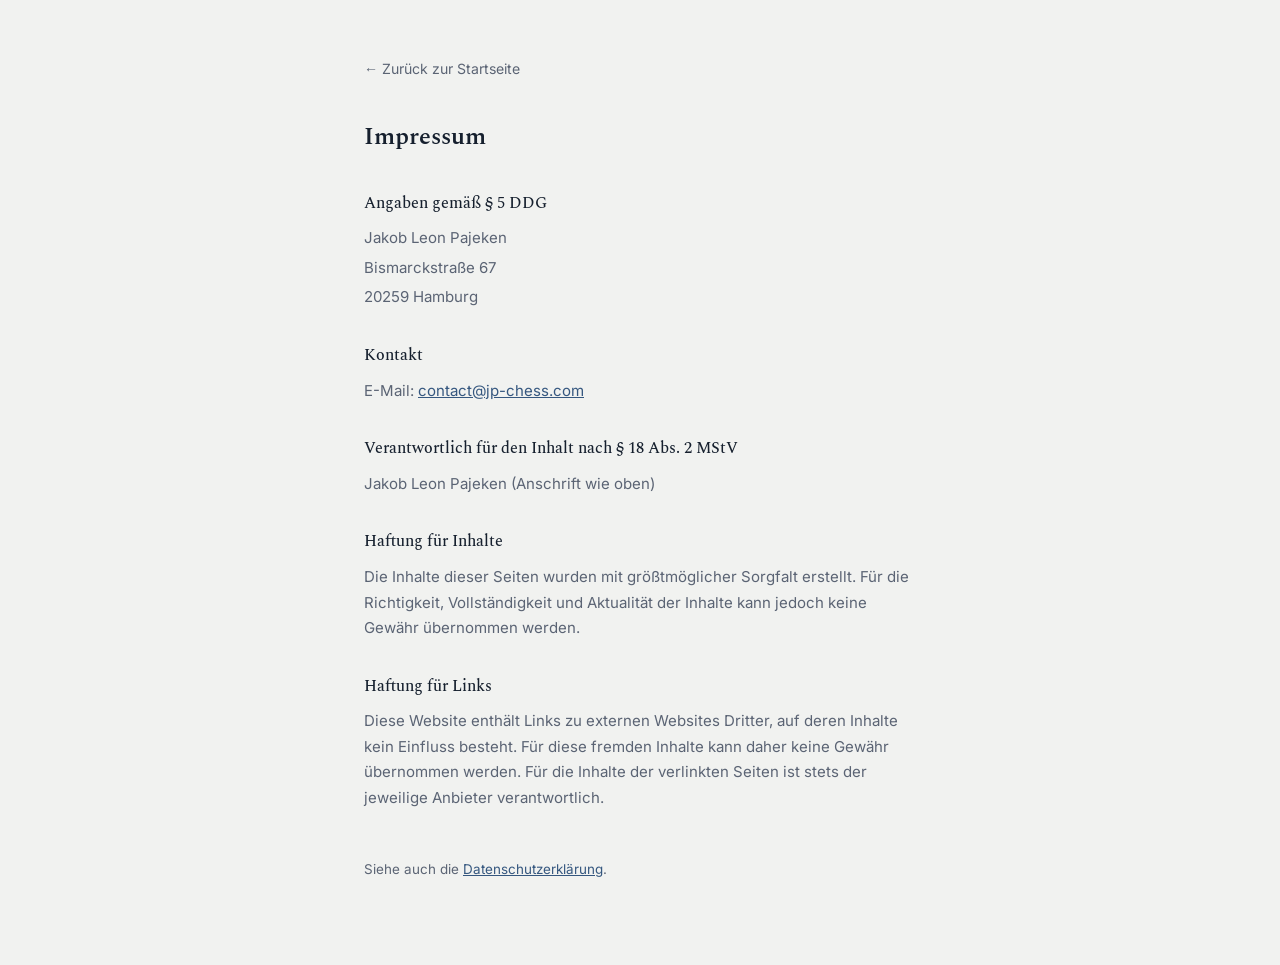
<file: impressum.html>
<!DOCTYPE html>
<!--
  IMPRESSUM (Legal Notice, § 5 DDG / § 18 Abs. 2 MStV)
  =====================================================
  Deliberately plain and quiet – no hero, no nav, just the required
  disclosure. Kept German-only on purpose: this is a formal legal notice
  addressed to German authorities/competitors under German law, not
  marketing copy, so it is not run through the site's EN/DE toggle.
  Fonts/colors/favicon kept in sync with index.html.
-->
<html lang="de">
<head>
<meta charset="UTF-8">
<meta name="viewport" content="width=device-width, initial-scale=1.0">
<title>Impressum – IM Jakob Leon Pajeken</title>
<link rel="icon" type="image/png" sizes="32x32" href="images/favicon-32.png">
<link rel="icon" type="image/png" sizes="16x16" href="images/favicon-16.png">
<link rel="apple-touch-icon" sizes="180x180" href="images/favicon-180.png">
<style>
  /* Fonts are self-hosted (fonts/*.woff2) instead of loaded live from
     Google's servers – see index.html for why. Kept in sync there. */
  @font-face{font-family:'Inter';font-style:normal;font-weight:400;font-display:swap;src:url('fonts/Inter-400-normal.woff2') format('woff2');}
  @font-face{font-family:'Inter';font-style:normal;font-weight:500;font-display:swap;src:url('fonts/Inter-400-normal.woff2') format('woff2');}
  @font-face{font-family:'Spectral';font-style:normal;font-weight:500;font-display:swap;src:url('fonts/Spectral-500-normal.woff2') format('woff2');}
  @font-face{font-family:'Spectral';font-style:normal;font-weight:600;font-display:swap;src:url('fonts/Spectral-600-normal.woff2') format('woff2');}

  :root{
    --ink:#f1f2f0;
    --ivory:#16202e;
    --ivory-dim:#5b6474;
    --gold-bright:#35577f;
  }
  *{box-sizing:border-box;}
  body{margin:0;background:var(--ink);color:var(--ivory-dim);font-family:'Inter',sans-serif;font-size:15px;line-height:1.7;}
  .wrap{max-width:600px;margin:0 auto;padding:56px 24px 80px;}
  a{color:var(--gold-bright);}
  .back-link{display:inline-block;margin-bottom:36px;color:var(--ivory-dim);text-decoration:none;font-size:0.88rem;}
  .back-link:hover{color:var(--gold-bright);}
  h1{font-family:'Spectral',serif;font-weight:600;font-size:1.5rem;color:var(--ivory);margin:0 0 32px;}
  h2{font-family:'Spectral',serif;font-weight:500;font-size:1.02rem;color:var(--ivory);margin:32px 0 8px;}
  p{margin:0 0 4px;}
  .muted{color:var(--ivory-dim);font-size:0.84rem;margin-top:48px;}
</style>
</head>
<body>
<div class="wrap">
  <a href="index.html?lang=de" class="back-link">← Zurück zur Startseite</a>

  <h1>Impressum</h1>

  <h2>Angaben gemäß § 5 DDG</h2>
  <p>Jakob Leon Pajeken</p>
  <p>Bismarckstraße 67</p>
  <p>20259 Hamburg</p>

  <h2>Kontakt</h2>
  <p>E-Mail: <a href="mailto:contact@jp-chess.com">contact@jp-chess.com</a></p>

  <h2>Verantwortlich für den Inhalt nach § 18 Abs. 2 MStV</h2>
  <p>Jakob Leon Pajeken (Anschrift wie oben)</p>

  <h2>Haftung für Inhalte</h2>
  <p>Die Inhalte dieser Seiten wurden mit größtmöglicher Sorgfalt erstellt. Für die Richtigkeit, Vollständigkeit und Aktualität der Inhalte kann jedoch keine Gewähr übernommen werden.</p>

  <h2>Haftung für Links</h2>
  <p>Diese Website enthält Links zu externen Websites Dritter, auf deren Inhalte kein Einfluss besteht. Für diese fremden Inhalte kann daher keine Gewähr übernommen werden. Für die Inhalte der verlinkten Seiten ist stets der jeweilige Anbieter verantwortlich.</p>

  <p class="muted">Siehe auch die <a href="datenschutz.html?lang=de">Datenschutzerklärung</a>.</p>
</div>
</body>
</html>
</file>
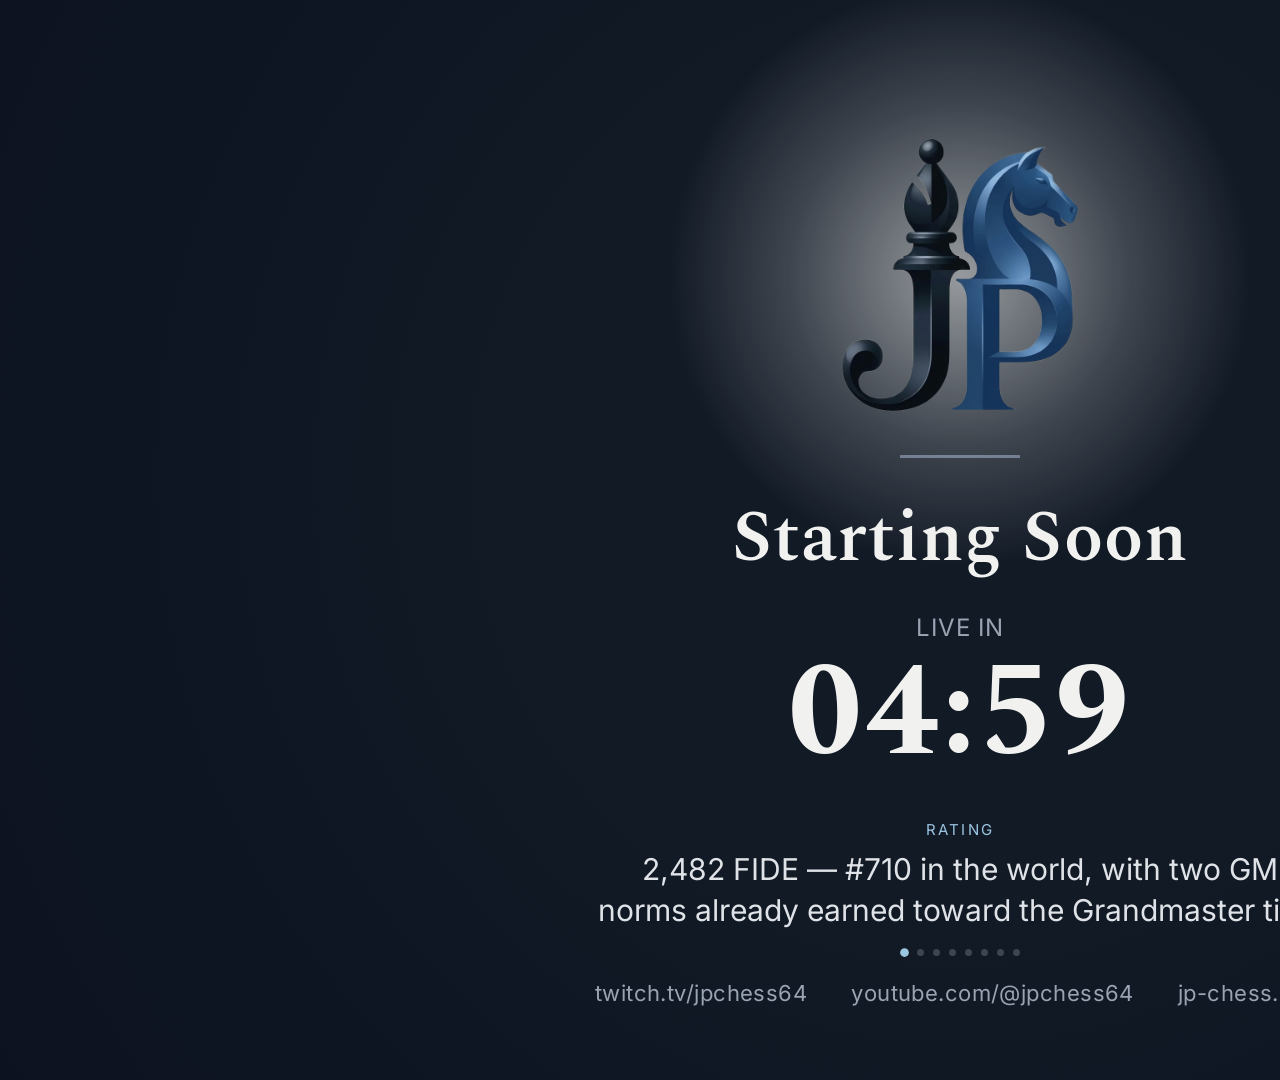
<file: starting-soon-countdown.html>
<!DOCTYPE html>
<html lang="en">
<head>
<meta charset="UTF-8">
<title>Starting Soon – Countdown</title>
<!--
  OBS Browser Source, not a public site page. Add as: Sources -> + ->
  Browser -> Local file -> pick this file. Width 1920, Height 1080.
  Custom duration: add ?minutes=5 to the URL (e.g. ?minutes=10). The
  countdown starts the moment this page loads/reloads, so to restart it
  right before going live just hit "Refresh cache of current page" on
  the Browser Source in OBS.
-->
<style>
  @font-face{font-family:'Inter';font-style:normal;font-weight:400;font-display:swap;src:url('fonts/Inter-400-normal.woff2') format('woff2');}
  @font-face{font-family:'Spectral';font-style:normal;font-weight:600;font-display:swap;src:url('fonts/Spectral-600-normal.woff2') format('woff2');}
  @font-face{font-family:'Spectral';font-style:normal;font-weight:700;font-display:swap;src:url('fonts/Spectral-700-normal.woff2') format('woff2');}
  *{box-sizing:border-box;}
  html,body{margin:0;padding:0;width:1920px;height:1080px;overflow:hidden;background:#121a26;}
  body{
    display:flex;align-items:center;justify-content:center;
    font-family:'Inter',sans-serif;
  }
  .stage{position:relative;width:100%;height:100%;display:flex;align-items:center;justify-content:center;}
  .vignette{
    position:absolute;inset:0;
    background:radial-gradient(circle at 50% 44%, #121a26 0%, #121a26 38%, #0c1220 100%);
  }
  .content{position:relative;z-index:2;display:flex;flex-direction:column;align-items:center;}
  .logo-wrap{position:relative;width:300px;height:300px;display:flex;align-items:center;justify-content:center;}
  .logo-wrap::before{
    content:'';position:absolute;inset:-46%;
    background:radial-gradient(circle, rgba(241,242,240,0.60) 0%, rgba(241,242,240,0.20) 42%, rgba(241,242,240,0) 72%);
    filter:blur(4px);
  }
  .logo-wrap img{position:relative;width:100%;height:100%;object-fit:contain;}
  .rule{width:120px;height:3px;background:#5a6980;margin:30px 0 26px;}
  h1{
    margin:0;font-family:'Spectral',serif;font-weight:600;font-size:72px;
    color:#f1f2f0;text-align:center;letter-spacing:0.01em;text-wrap:balance;
  }
  #countdown-label{
    margin:20px 0 6px;font-size:24px;color:#9aa3b2;letter-spacing:0.04em;
    text-transform:uppercase;
  }
  #countdown-number{
    font-family:'Spectral',serif;font-weight:700;font-size:132px;line-height:1;
    color:#f1f2f0;letter-spacing:0.02em;font-variant-numeric:tabular-nums;
  }
  .ticker{
    margin-top:40px;display:flex;flex-direction:column;align-items:center;width:1000px;
  }
  .ticker-tag{
    font-size:15px;font-weight:400;color:#9cc5e2;letter-spacing:0.14em;
    text-transform:uppercase;margin-bottom:10px;
    opacity:0;transform:translateY(6px);transition:opacity 0.5s ease, transform 0.5s ease;
  }
  .ticker-text{
    font-size:30px;line-height:1.35;color:#dfe2e6;text-align:center;text-wrap:balance;
    min-height:82px;display:flex;align-items:center;justify-content:center;
    opacity:0;transform:translateY(6px);transition:opacity 0.5s ease, transform 0.5s ease;
  }
  .ticker-tag.visible,.ticker-text.visible{opacity:1;transform:translateY(0);}
  .ticker-dots{margin-top:18px;display:flex;gap:9px;}
  .ticker-dots span{
    width:7px;height:7px;border-radius:50%;background:rgba(154,163,178,0.32);
    transition:background 0.4s ease, transform 0.4s ease;
  }
  .ticker-dots span.active{background:#9cc5e2;transform:scale(1.25);}
  .footer{
    position:absolute;left:0;right:0;bottom:74px;z-index:2;
    text-align:center;font-size:22px;color:#9aa3b2;letter-spacing:0.02em;
  }
  .footer span{margin:0 22px;}
  @media (prefers-reduced-motion: reduce){
    .ticker-tag,.ticker-text{transition:opacity 0.4s ease;transform:none !important;}
  }
</style>
</head>
<body>
<div class="stage">
  <div class="vignette"></div>
  <div class="content">
    <div class="logo-wrap"><img src="images/logo-square-master.png" alt=""></div>
    <div class="rule"></div>
    <h1>Starting Soon</h1>
    <div id="countdown-label">Live in</div>
    <div id="countdown-number">05:00</div>
    <div class="ticker">
      <div class="ticker-tag" id="ticker-tag"></div>
      <div class="ticker-text" id="ticker-text"></div>
      <div class="ticker-dots" id="ticker-dots"></div>
    </div>
  </div>
  <div class="footer">
    <span>twitch.tv/jpchess64</span><span>youtube.com/@jpchess64</span><span>jp-chess.com</span>
  </div>
</div>
<script>
(function(){
  var params = new URLSearchParams(location.search);
  var minutes = parseFloat(params.get('minutes'));
  if(!isFinite(minutes) || minutes <= 0) minutes = 5;
  var doneLabel = params.get('doneLabel') || 'Live now';
  var doneText = params.get('doneText') || '00:00';
  var target = Date.now() + minutes * 60000;
  var numEl = document.getElementById('countdown-number');
  var labelEl = document.getElementById('countdown-label');
  var timer;
  function render(){
    var remainingMs = target - Date.now();
    if(remainingMs <= 0){
      numEl.textContent = doneText;
      labelEl.textContent = doneLabel;
      clearInterval(timer);
      return;
    }
    var totalSec = Math.ceil(remainingMs / 1000);
    var mm = Math.floor(totalSec / 60);
    var ss = totalSec % 60;
    numEl.textContent = (mm < 10 ? '0' : '') + mm + ':' + (ss < 10 ? '0' : '') + ss;
  }
  render();
  timer = setInterval(render, 250);
})();

(function(){
  var SNIPPETS = [
    { tag: 'Rating', text: '2,482 FIDE — #710 in the world, with two GM norms already earned toward the Grandmaster title.' },
    { tag: 'Did you know', text: '“Checkmate” comes from the Persian shah māt — “the king is helpless.”' },
    { tag: 'Coaching', text: 'One-on-one coaching for every level, from first steps to tournament prep — jp-chess.com.' },
    { tag: 'Did you know', text: 'There are more possible chess games than atoms in the observable universe.' },
    { tag: 'On stream', text: 'Curious about an opening, a plan, or the position on screen? Drop it in chat.' },
    { tag: 'Did you know', text: 'The longest rated tournament game ran 269 moves — over 20 hours at the board.' },
    { tag: 'Blog', text: 'New annotated games and articles go up every week at jp-chess.com.' },
    { tag: 'Did you know', text: 'Every piece but the knight is blocked in the starting position — it can move first.' }
  ];
  var tagEl = document.getElementById('ticker-tag');
  var textEl = document.getElementById('ticker-text');
  var dotsEl = document.getElementById('ticker-dots');
  var dots = [];
  SNIPPETS.forEach(function(_, i){
    var d = document.createElement('span');
    dotsEl.appendChild(d);
    dots.push(d);
  });
  var index = -1;
  var reduceMotion = window.matchMedia && window.matchMedia('(prefers-reduced-motion: reduce)').matches;
  function showNext(){
    index = (index + 1) % SNIPPETS.length;
    var s = SNIPPETS[index];
    tagEl.classList.remove('visible');
    textEl.classList.remove('visible');
    dots.forEach(function(d, i){ d.classList.toggle('active', i === index); });
    setTimeout(function(){
      tagEl.textContent = s.tag;
      textEl.textContent = s.text;
      tagEl.classList.add('visible');
      textEl.classList.add('visible');
    }, reduceMotion ? 0 : 380);
  }
  showNext();
  setInterval(showNext, 7000);
})();
</script>
</body>
</html>
</file>
